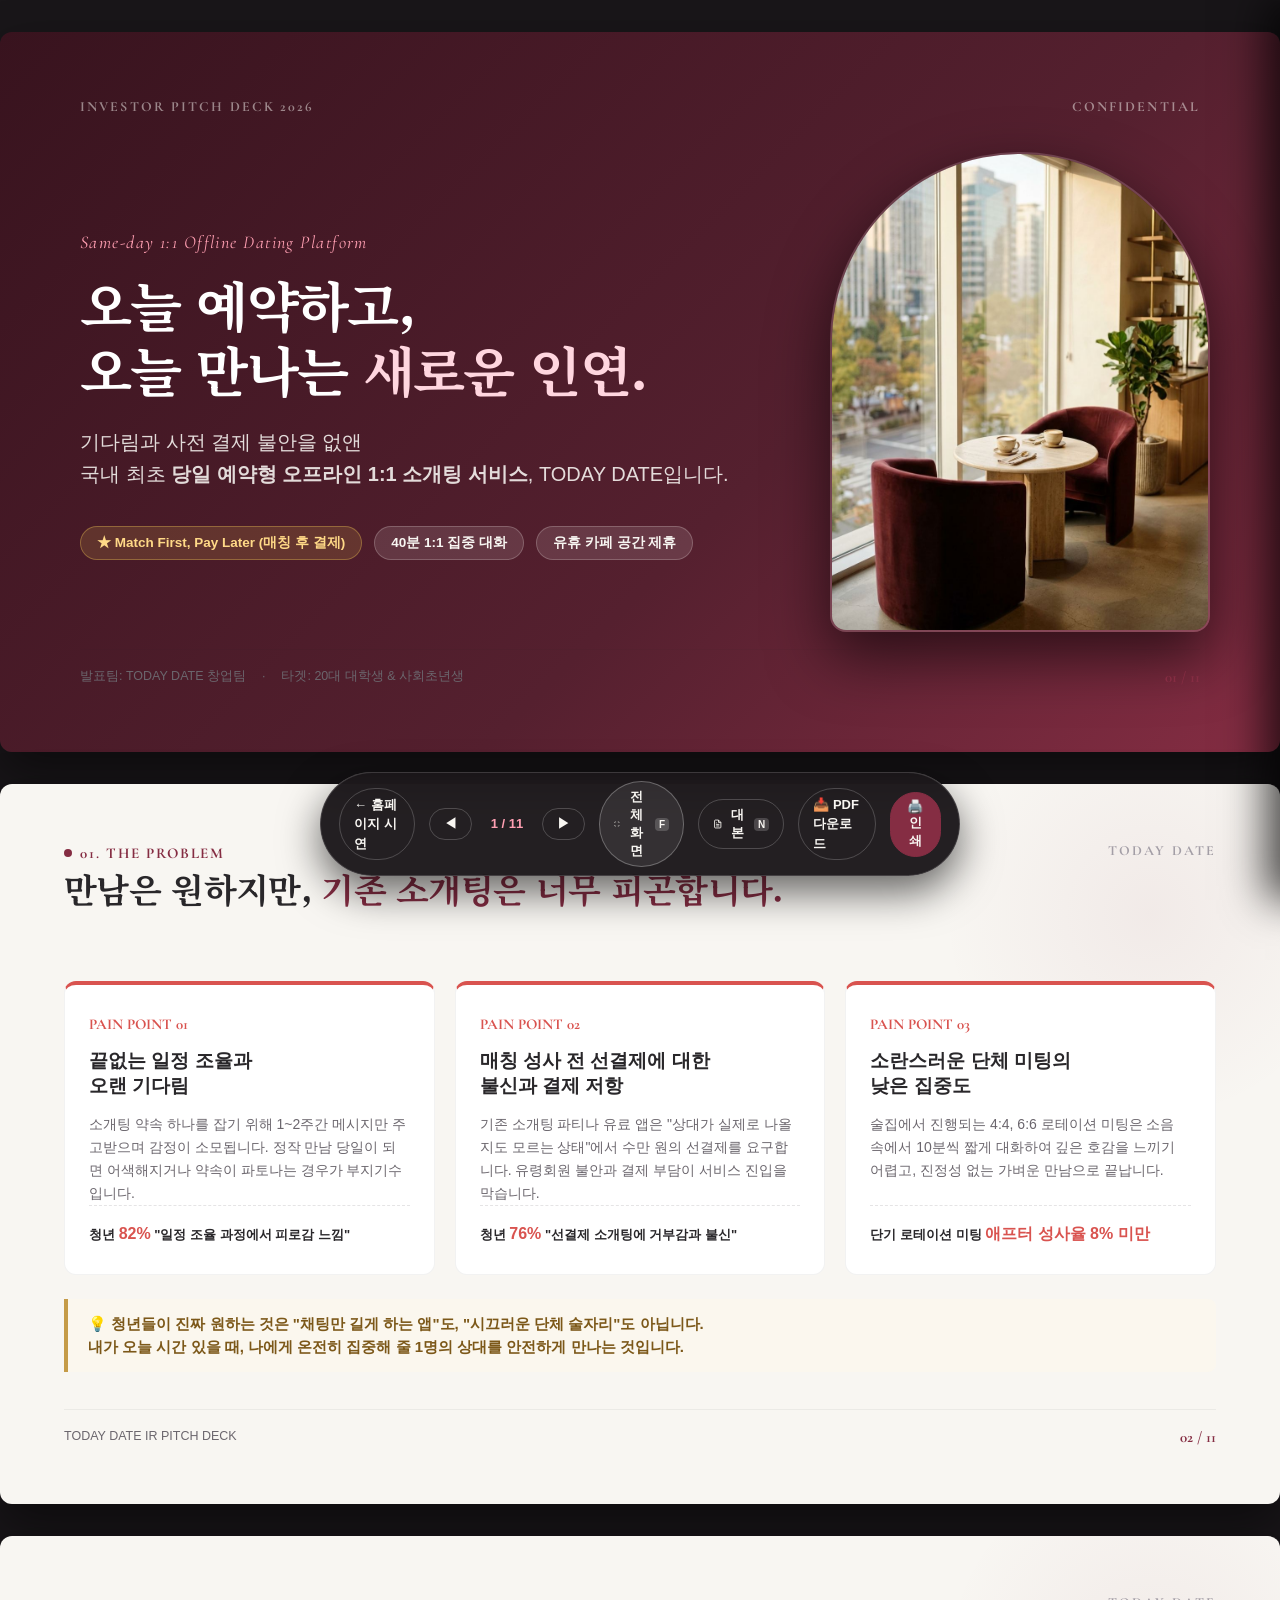
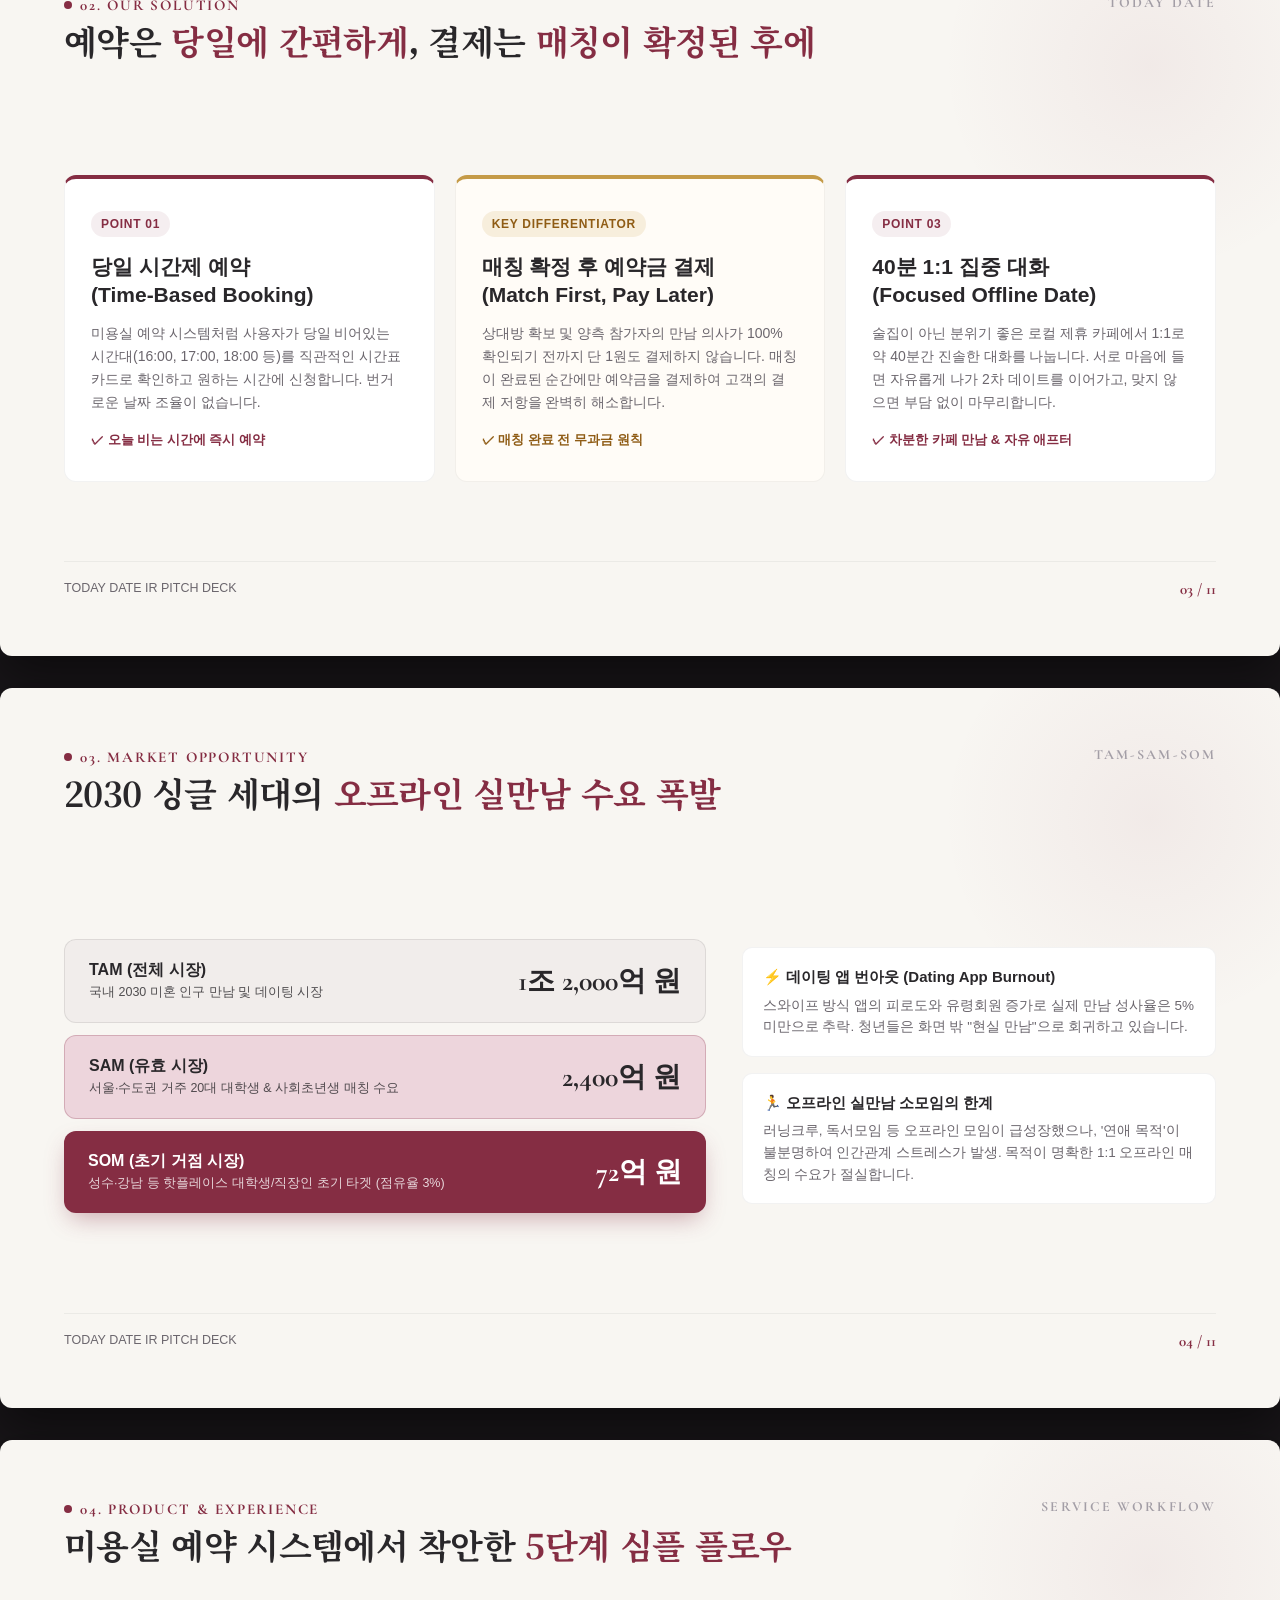
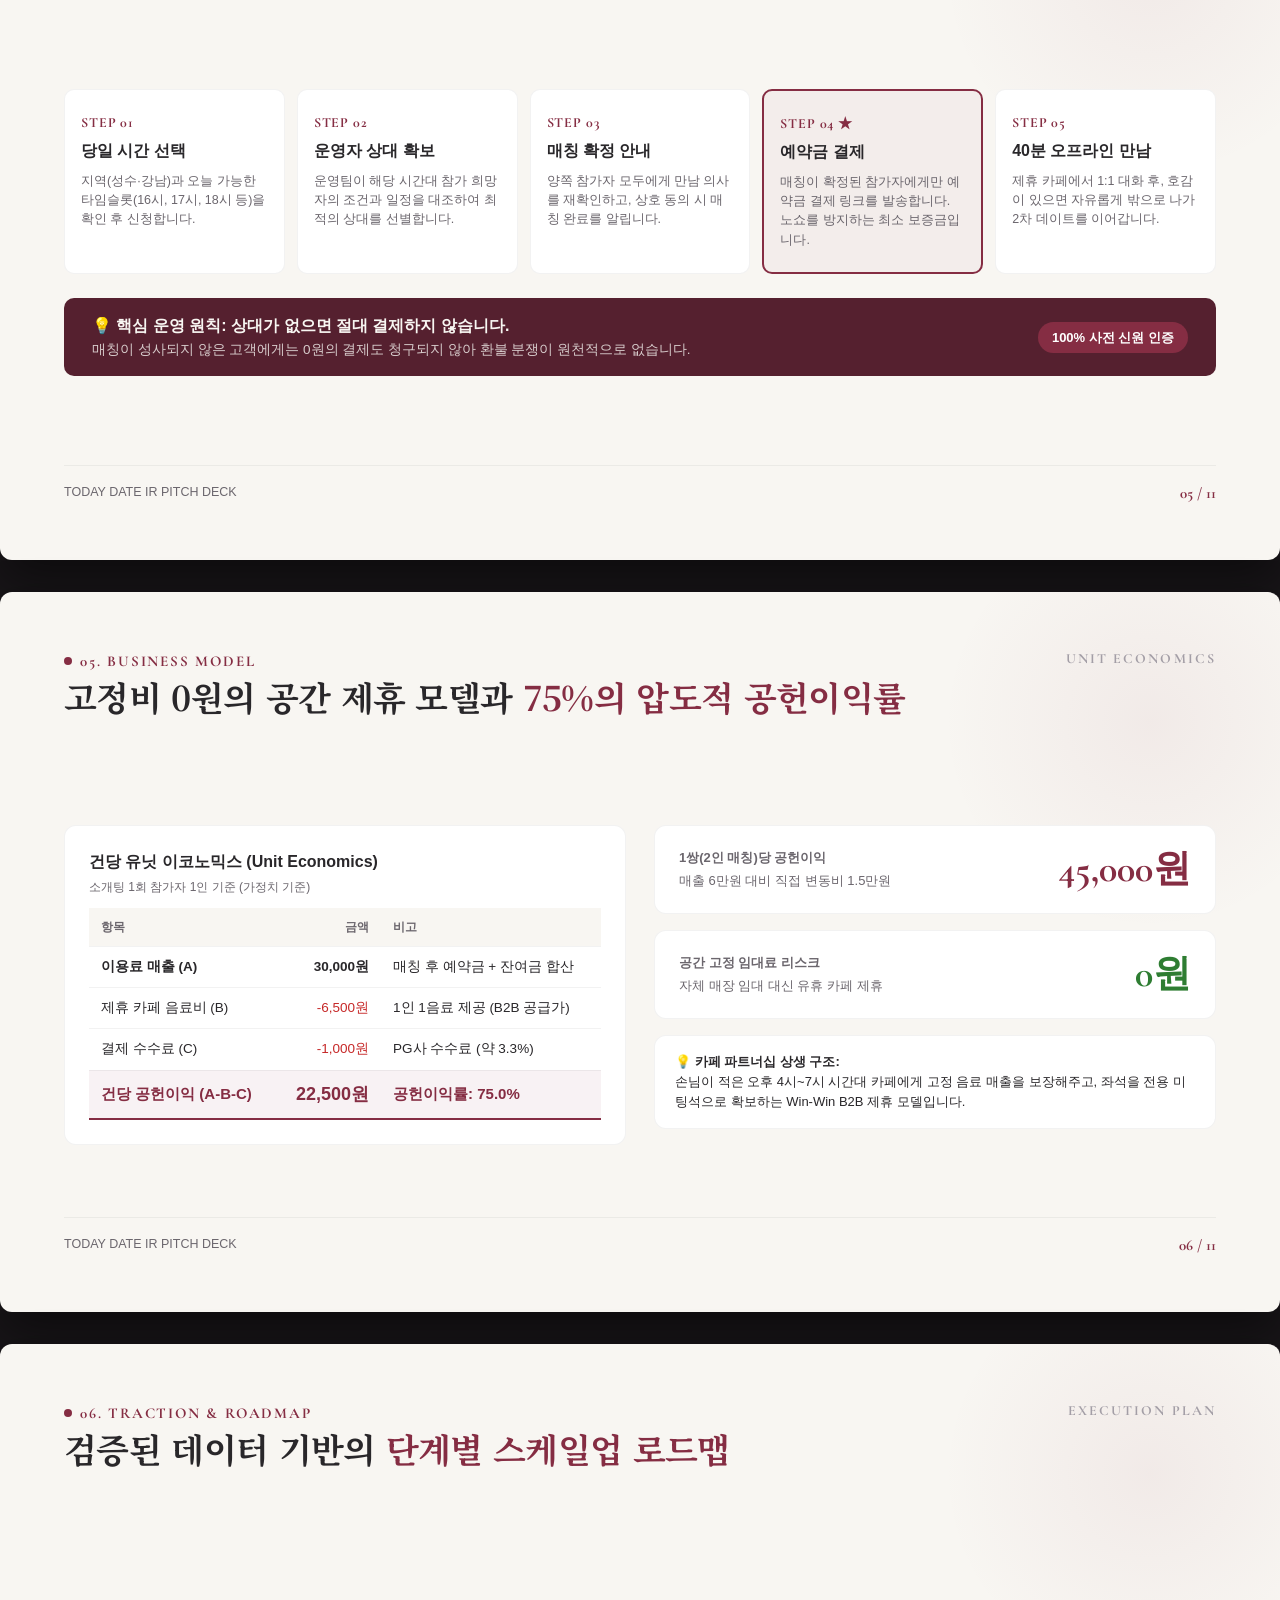
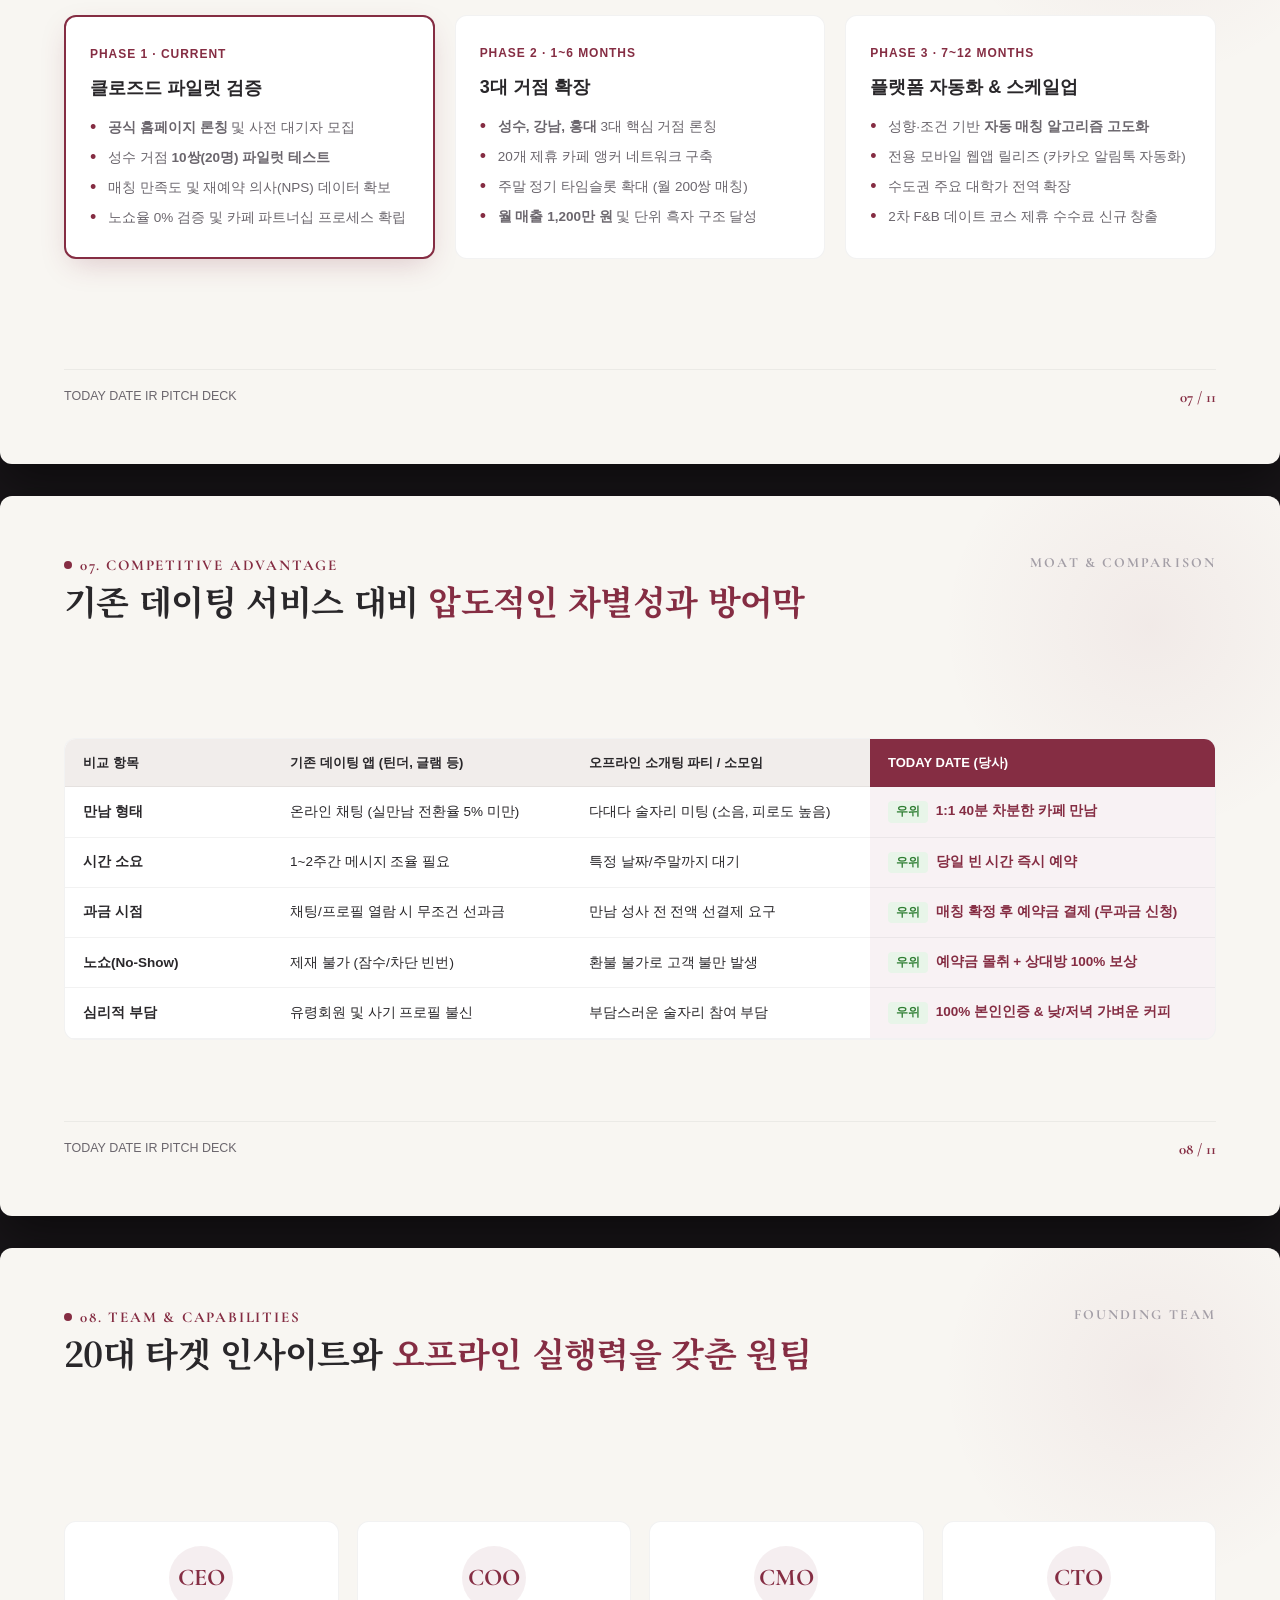
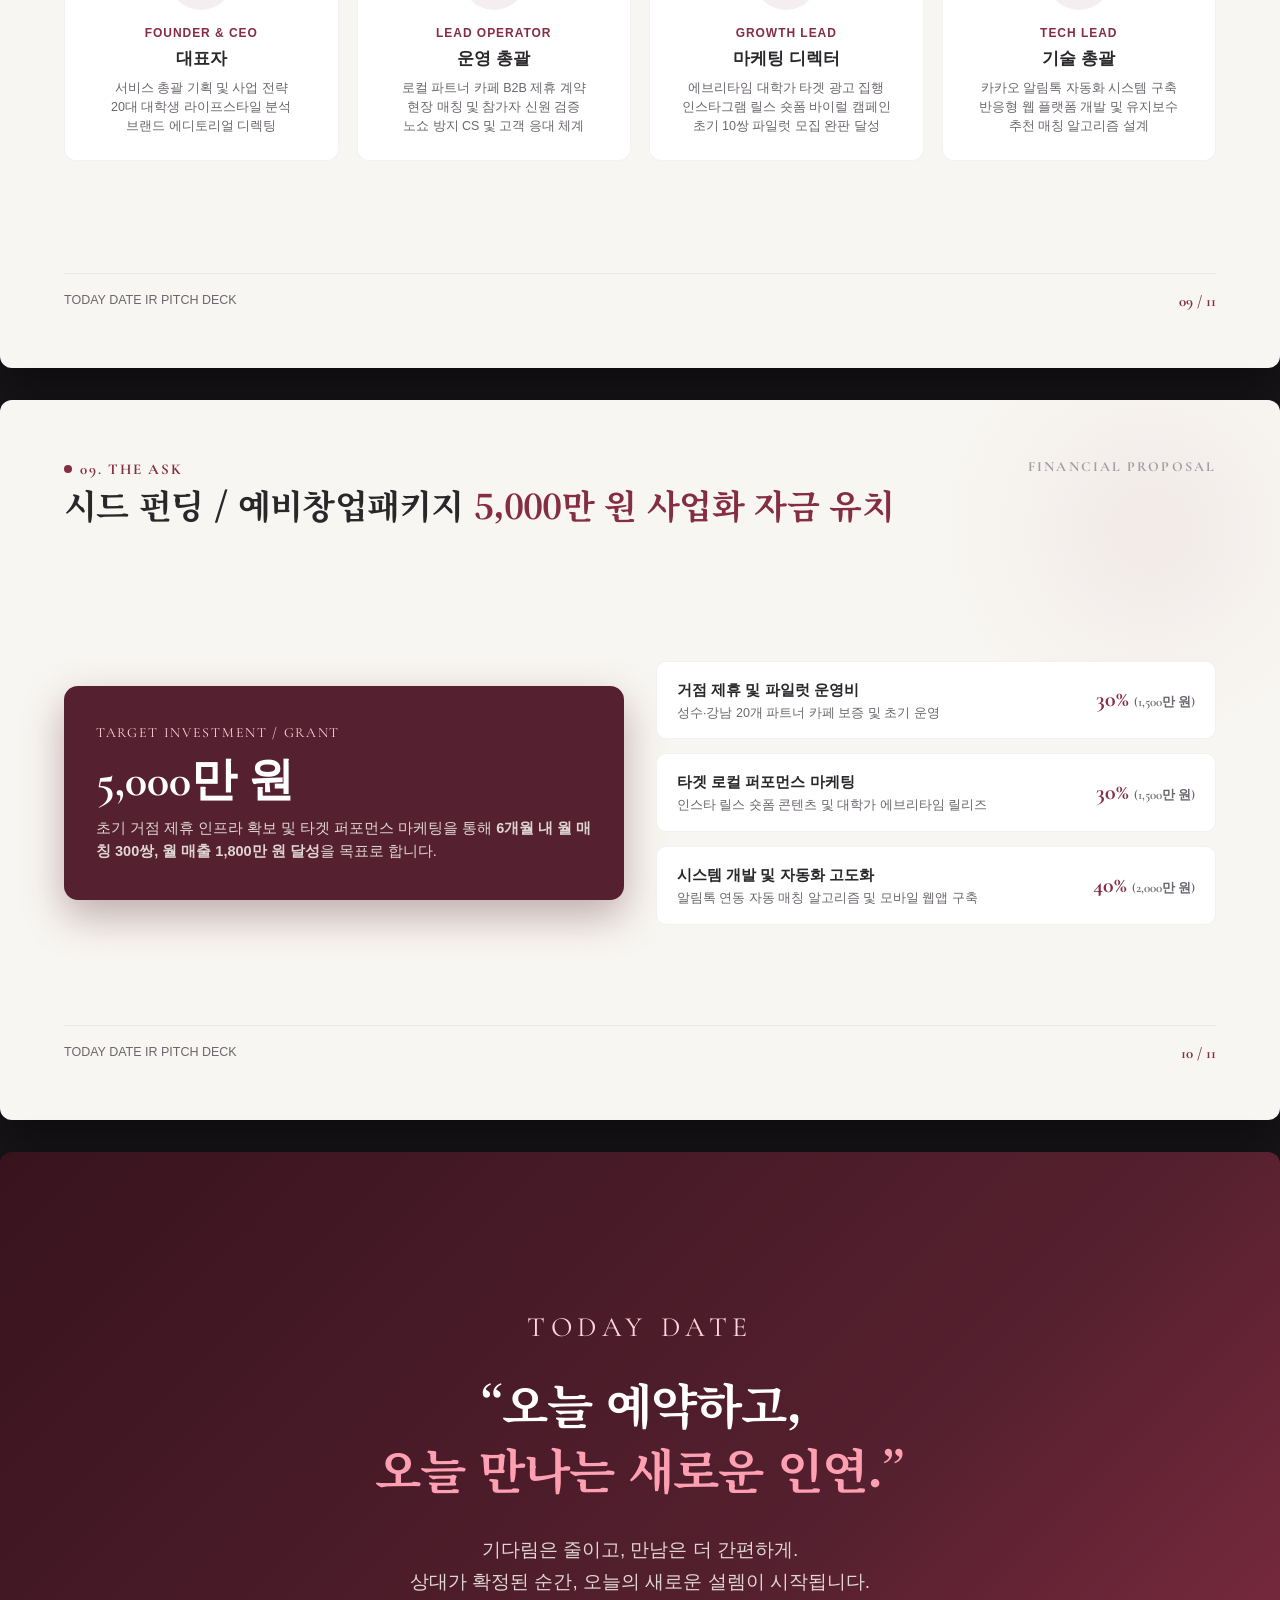
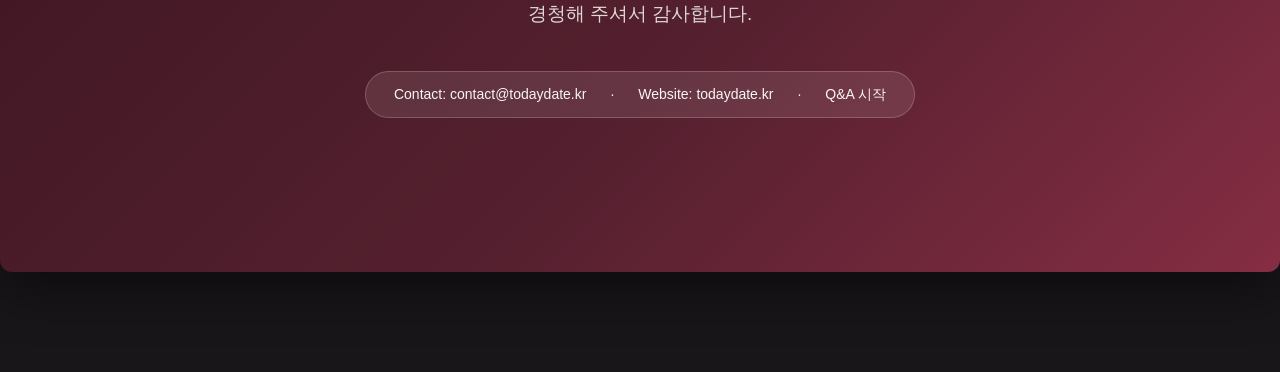
<file: ir-deck.html>
<!DOCTYPE html>
<html lang="ko">
<head>
  <meta charset="UTF-8">
  <meta name="viewport" content="width=device-width, initial-scale=1.0">
  <title>TODAY DATE — Official IR Pitch Deck</title>
  <link rel="preconnect" href="https://fonts.googleapis.com">
  <link rel="preconnect" href="https://fonts.gstatic.com" crossorigin>
  <link href="https://fonts.googleapis.com/css2?family=Cormorant+Garamond:ital,wght@0,500;0,600;0,700;1,500;1,600&family=Noto+Serif+KR:wght@500;600;700&family=Pretendard:wght@400;500;600;700;800&display=swap" rel="stylesheet">
  <style>
    :root {
      --burgundy: #852D43;
      --burgundy-deep: #55202F;
      --burgundy-darkest: #38131e;
      --burgundy-tint: rgba(133, 45, 67, 0.08);
      --ivory: #F8F6F2;
      --ivory-dark: #eee9e0;
      --white: #FFFFFF;
      --charcoal: #29272A;
      --gray: #6b666d;
      --gray-light: #a39ea6;
      --line: rgba(41, 39, 42, 0.12);
      --line-soft: rgba(41, 39, 42, 0.06);
      --gold: #c59b48;
      --gold-light: #fbf7ee;
      --font-sans: "Pretendard", -apple-system, BlinkMacSystemFont, "Apple SD Gothic Neo", sans-serif;
      --font-serif: "Noto Serif KR", serif;
      --font-latin: "Cormorant Garamond", Georgia, serif;
    }

    * {
      box-sizing: border-box;
      margin: 0;
      padding: 0;
    }

    body {
      font-family: var(--font-sans);
      background: #191619;
      color: var(--charcoal);
      -webkit-font-smoothing: antialiased;
      line-height: 1.5;
    }

    /* Presentation Slide Deck Container */
    .deck-container {
      width: 100%;
      display: flex;
      flex-direction: column;
      align-items: center;
      gap: 32px;
      padding: 32px 0 100px;
    }

    /* 16:9 Slide Canvas */
    .slide {
      width: 1280px;
      height: 720px;
      position: relative;
      background: var(--ivory);
      border-radius: 12px;
      box-shadow: 0 20px 50px rgba(0, 0, 0, 0.45);
      padding: 56px 64px;
      display: flex;
      flex-direction: column;
      justify-content: space-between;
      overflow: hidden;
    }

    /* Slide Header */
    .slide-header {
      display: flex;
      justify-content: space-between;
      align-items: flex-start;
      margin-bottom: 24px;
      position: relative;
      z-index: 2;
    }
    .slide-tag {
      font-family: var(--font-latin);
      font-size: 15px;
      font-weight: 700;
      letter-spacing: .12em;
      color: var(--burgundy);
      text-transform: uppercase;
      display: inline-flex;
      align-items: center;
      gap: 8px;
    }
    .slide-tag::before {
      content: "";
      width: 8px;
      height: 8px;
      border-radius: 50%;
      background: var(--burgundy);
    }
    .slide-title {
      font-family: var(--font-serif);
      font-size: 34px;
      font-weight: 700;
      color: var(--charcoal);
      line-height: 1.25;
      letter-spacing: -0.02em;
      margin-top: 4px;
    }
    .slide-title em {
      font-style: normal;
      color: var(--burgundy);
    }
    .slide-brand-mark {
      font-family: var(--font-latin);
      font-weight: 700;
      font-size: 14px;
      letter-spacing: .15em;
      color: var(--gray-light);
    }

    /* Slide Body */
    .slide-body {
      flex: 1;
      display: flex;
      flex-direction: column;
      justify-content: center;
      position: relative;
      z-index: 2;
    }

    /* Slide Footer */
    .slide-footer {
      display: flex;
      justify-content: space-between;
      align-items: center;
      border-top: 1px solid var(--line-soft);
      padding-top: 16px;
      font-size: 12.5px;
      color: var(--gray);
      position: relative;
      z-index: 2;
    }
    .slide-footer__left {
      display: flex;
      align-items: center;
      gap: 16px;
    }
    .slide-footer__num {
      font-family: var(--font-latin);
      font-size: 15px;
      font-weight: 700;
      color: var(--burgundy);
    }

    /* Background Highlights */
    .slide-bg-shape {
      position: absolute;
      right: -80px;
      top: -80px;
      width: 420px;
      height: 420px;
      border-radius: 50%;
      background: radial-gradient(circle, rgba(133, 45, 67, 0.06) 0%, rgba(133, 45, 67, 0) 70%);
      pointer-events: none;
      z-index: 1;
    }

    /* ---------------- SLIDE 01: COVER ---------------- */
    .slide--cover {
      background: linear-gradient(135deg, var(--burgundy-darkest) 0%, var(--burgundy-deep) 60%, var(--burgundy) 100%);
      color: var(--ivory);
      padding: 64px 80px;
    }
    .slide--cover .slide-brand-mark { color: rgba(248, 246, 242, 0.5); }
    .cover-content {
      max-width: 720px;
      margin-top: auto;
      margin-bottom: auto;
    }
    .cover-eyebrow {
      display: inline-block;
      font-family: var(--font-latin);
      font-size: 18px;
      font-style: italic;
      letter-spacing: .08em;
      color: #ff9fb2;
      margin-bottom: 16px;
    }
    .cover-title {
      font-family: var(--font-serif);
      font-size: 54px;
      font-weight: 700;
      line-height: 1.2;
      letter-spacing: -0.03em;
      color: var(--white);
      margin-bottom: 24px;
    }
    .cover-title span {
      color: #ffd6df;
    }
    .cover-lead {
      font-size: 20px;
      line-height: 1.6;
      color: rgba(248, 246, 242, 0.88);
      font-weight: 400;
      margin-bottom: 36px;
    }
    .cover-chips {
      display: flex;
      gap: 12px;
    }
    .cover-chip {
      display: inline-flex;
      align-items: center;
      gap: 8px;
      padding: 6px 16px;
      border-radius: 999px;
      background: rgba(248, 246, 242, 0.12);
      border: 1px solid rgba(248, 246, 242, 0.22);
      font-size: 13.5px;
      font-weight: 600;
      color: var(--ivory);
    }
    .cover-chip--gold {
      background: rgba(197, 155, 72, 0.2);
      border-color: rgba(197, 155, 72, 0.5);
      color: #ffd987;
    }
    .cover-visual {
      position: absolute;
      right: 70px;
      top: 50%;
      transform: translateY(-50%);
      width: 380px;
      height: 480px;
      border-radius: 190px 190px var(--radius, 16px) var(--radius, 16px);
      overflow: hidden;
      box-shadow: 0 24px 60px rgba(0, 0, 0, 0.6);
      border: 2px solid rgba(255, 255, 255, 0.15);
    }
    .cover-visual img {
      width: 100%;
      height: 100%;
      object-fit: cover;
    }

    /* ---------------- SLIDE 02: PROBLEM ---------------- */
    .problem-cards {
      display: grid;
      grid-template-columns: repeat(3, 1fr);
      gap: 20px;
      margin-top: 10px;
    }
    .p-card {
      background: var(--white);
      border: 1px solid var(--line-soft);
      border-radius: 12px;
      padding: 28px 24px;
      display: flex;
      flex-direction: column;
      position: relative;
      border-top: 4px solid #d9534f;
    }
    .p-card__num {
      font-family: var(--font-latin);
      font-size: 15px;
      font-weight: 700;
      color: #d9534f;
      margin-bottom: 12px;
    }
    .p-card__title {
      font-size: 19px;
      font-weight: 700;
      color: var(--charcoal);
      line-height: 1.35;
      margin-bottom: 14px;
    }
    .p-card__desc {
      font-size: 14px;
      line-height: 1.65;
      color: var(--gray);
    }
    .p-card__stat {
      margin-top: auto;
      padding-top: 16px;
      border-top: 1px dashed var(--line);
      font-size: 13px;
      font-weight: 700;
      color: var(--charcoal);
    }
    .p-card__stat strong {
      color: #d9534f;
      font-size: 16px;
    }

    .problem-quote {
      margin-top: 24px;
      background: #fbf7ee;
      border-left: 4px solid var(--gold);
      padding: 14px 20px;
      border-radius: 0 8px 8px 0;
      font-size: 15px;
      font-weight: 600;
      color: #7c5819;
    }

    /* ---------------- SLIDE 03: SOLUTION ---------------- */
    .solution-grid {
      display: grid;
      grid-template-columns: repeat(3, 1fr);
      gap: 20px;
      margin-top: 10px;
    }
    .sol-card {
      background: var(--white);
      border: 1px solid var(--line-soft);
      border-radius: 12px;
      padding: 32px 26px;
      border-top: 4px solid var(--burgundy);
      display: flex;
      flex-direction: column;
    }
    .sol-card__badge {
      font-size: 12px;
      font-weight: 700;
      letter-spacing: .06em;
      color: var(--burgundy);
      background: var(--burgundy-tint);
      padding: 4px 10px;
      border-radius: 999px;
      align-self: flex-start;
      margin-bottom: 16px;
    }
    .sol-card__title {
      font-size: 21px;
      font-weight: 700;
      color: var(--charcoal);
      line-height: 1.35;
      margin-bottom: 12px;
    }
    .sol-card__desc {
      font-size: 14px;
      line-height: 1.65;
      color: var(--gray);
    }
    .sol-card__rule {
      margin-top: auto;
      padding-top: 16px;
      font-size: 13px;
      font-weight: 700;
      color: var(--burgundy);
    }

    /* ---------------- SLIDE 04: MARKET ---------------- */
    .market-layout {
      display: grid;
      grid-template-columns: 1.15fr 0.85fr;
      gap: 36px;
      align-items: center;
    }
    .tam-stack {
      display: flex;
      flex-direction: column;
      gap: 12px;
    }
    .tam-box {
      border-radius: 12px;
      padding: 20px 24px;
      display: flex;
      justify-content: space-between;
      align-items: center;
      transition: transform .2s;
    }
    .tam-box--tam {
      background: #f1edeb;
      border: 1px solid rgba(41, 39, 42, 0.1);
    }
    .tam-box--sam {
      background: #edd5dc;
      border: 1px solid rgba(133, 45, 67, 0.25);
    }
    .tam-box--som {
      background: var(--burgundy);
      color: var(--white);
      box-shadow: 0 10px 24px -6px rgba(133, 45, 67, 0.4);
    }
    .tam-box__title {
      font-size: 16px;
      font-weight: 700;
      line-height: 1.3;
    }
    .tam-box__desc {
      font-size: 12.5px;
      opacity: 0.8;
      margin-top: 2px;
    }
    .tam-box__val {
      font-family: var(--font-latin);
      font-size: 28px;
      font-weight: 800;
      text-align: right;
      white-space: nowrap;
    }

    .market-points {
      display: flex;
      flex-direction: column;
      gap: 16px;
    }
    .m-point {
      background: var(--white);
      border: 1px solid var(--line-soft);
      border-radius: 10px;
      padding: 18px 20px;
    }
    .m-point__title {
      font-size: 15px;
      font-weight: 700;
      color: var(--charcoal);
      margin-bottom: 6px;
    }
    .m-point__desc {
      font-size: 13.5px;
      line-height: 1.6;
      color: var(--gray);
    }

    /* ---------------- SLIDE 05: PRODUCT ---------------- */
    .steps-flow {
      display: grid;
      grid-template-columns: repeat(5, 1fr);
      gap: 12px;
      margin-top: 10px;
    }
    .step-box {
      background: var(--white);
      border: 1px solid var(--line-soft);
      border-radius: 10px;
      padding: 22px 16px;
      position: relative;
      display: flex;
      flex-direction: column;
    }
    .step-box.is-highlight {
      border: 2px solid var(--burgundy);
      background: rgba(133, 45, 67, 0.04);
    }
    .step-box__num {
      font-family: var(--font-latin);
      font-size: 14px;
      font-weight: 800;
      color: var(--burgundy);
      letter-spacing: .06em;
      margin-bottom: 8px;
    }
    .step-box__title {
      font-size: 16px;
      font-weight: 700;
      color: var(--charcoal);
      margin-bottom: 10px;
      line-height: 1.3;
    }
    .step-box__desc {
      font-size: 12.5px;
      color: var(--gray);
      line-height: 1.55;
    }

    .product-callout {
      margin-top: 24px;
      display: flex;
      justify-content: space-between;
      align-items: center;
      background: var(--burgundy-deep);
      color: var(--ivory);
      padding: 16px 28px;
      border-radius: 10px;
    }
    .product-callout h4 {
      font-size: 16px;
      font-weight: 700;
    }
    .product-callout p {
      font-size: 13.5px;
      color: rgba(248, 246, 242, 0.8);
      margin-top: 2px;
    }
    .product-callout .badge {
      background: var(--burgundy);
      color: var(--white);
      padding: 6px 14px;
      border-radius: 999px;
      font-size: 13px;
      font-weight: 700;
    }

    /* ---------------- SLIDE 06: BUSINESS MODEL ---------------- */
    .bm-layout {
      display: grid;
      grid-template-columns: 1fr 1fr;
      gap: 28px;
      margin-top: 10px;
    }
    .unit-table-card {
      background: var(--white);
      border: 1px solid var(--line-soft);
      border-radius: 12px;
      padding: 24px;
    }
    .unit-table {
      width: 100%;
      border-collapse: collapse;
      font-size: 13.5px;
      margin-top: 12px;
    }
    .unit-table th, .unit-table td {
      padding: 10px 12px;
      text-align: left;
      border-bottom: 1px solid var(--line-soft);
    }
    .unit-table th {
      font-weight: 700;
      color: var(--gray);
      font-size: 12px;
      background: var(--ivory);
    }
    .unit-table tr.total-row {
      background: rgba(133, 45, 67, 0.06);
      font-weight: 800;
      color: var(--burgundy);
    }
    .unit-table tr.total-row td {
      font-size: 15px;
      border-bottom: 2px solid var(--burgundy);
    }

    .bm-highlights {
      display: flex;
      flex-direction: column;
      gap: 16px;
    }
    .bm-stat-card {
      background: var(--white);
      border: 1px solid var(--line-soft);
      border-radius: 12px;
      padding: 22px 24px;
      display: flex;
      justify-content: space-between;
      align-items: center;
    }
    .bm-stat-card__val {
      font-family: var(--font-latin);
      font-size: 38px;
      font-weight: 800;
      color: var(--burgundy);
      line-height: 1;
    }

    /* ---------------- SLIDE 07: TRACTION ---------------- */
    .traction-roadmap {
      display: grid;
      grid-template-columns: repeat(3, 1fr);
      gap: 20px;
      margin-top: 10px;
    }
    .t-phase {
      background: var(--white);
      border: 1px solid var(--line-soft);
      border-radius: 12px;
      padding: 28px 24px;
      display: flex;
      flex-direction: column;
    }
    .t-phase.is-now {
      border: 2px solid var(--burgundy);
      box-shadow: 0 10px 30px -8px rgba(133, 45, 67, 0.25);
    }
    .t-phase__tag {
      font-size: 12px;
      font-weight: 800;
      letter-spacing: .08em;
      color: var(--burgundy);
      text-transform: uppercase;
      margin-bottom: 12px;
    }
    .t-phase__title {
      font-size: 18px;
      font-weight: 700;
      color: var(--charcoal);
      margin-bottom: 16px;
    }
    .t-phase ul {
      list-style: none;
      display: flex;
      flex-direction: column;
      gap: 10px;
      font-size: 13.5px;
      color: var(--gray);
    }
    .t-phase li {
      position: relative;
      padding-left: 18px;
      line-height: 1.5;
    }
    .t-phase li::before {
      content: "•";
      position: absolute;
      left: 0;
      color: var(--burgundy);
      font-size: 18px;
      line-height: 1;
    }

    /* ---------------- SLIDE 08: COMPETITION ---------------- */
    .comp-table-wrap {
      background: var(--white);
      border: 1px solid var(--line-soft);
      border-radius: 12px;
      overflow: hidden;
      margin-top: 10px;
    }
    .comp-table {
      width: 100%;
      border-collapse: collapse;
      font-size: 13.5px;
    }
    .comp-table th, .comp-table td {
      padding: 14px 18px;
      text-align: left;
      border-bottom: 1px solid var(--line-soft);
    }
    .comp-table th {
      background: #f1edeb;
      font-weight: 700;
      color: var(--charcoal);
      font-size: 13px;
    }
    .comp-table th.col-td, .comp-table td.col-td {
      background: rgba(133, 45, 67, 0.06);
      font-weight: 700;
      color: var(--burgundy);
    }
    .comp-table th.col-td {
      background: var(--burgundy);
      color: var(--white);
    }
    .badge-win {
      display: inline-block;
      padding: 2px 8px;
      border-radius: 4px;
      background: #e8f5e9;
      color: #2e7d32;
      font-weight: 700;
      font-size: 11.5px;
      margin-right: 4px;
    }
    .badge-lose {
      display: inline-block;
      padding: 2px 8px;
      border-radius: 4px;
      background: #ffebee;
      color: #c62828;
      font-size: 11.5px;
      margin-right: 4px;
    }

    /* ---------------- SLIDE 09: TEAM ---------------- */
    .team-grid {
      display: grid;
      grid-template-columns: repeat(4, 1fr);
      gap: 18px;
      margin-top: 10px;
    }
    .team-card {
      background: var(--white);
      border: 1px solid var(--line-soft);
      border-radius: 12px;
      padding: 24px 20px;
      text-align: center;
    }
    .team-avatar {
      width: 64px;
      height: 64px;
      border-radius: 50%;
      background: var(--burgundy-tint);
      color: var(--burgundy);
      display: grid;
      place-items: center;
      margin: 0 auto 14px;
      font-size: 24px;
      font-weight: 700;
      font-family: var(--font-latin);
    }
    .team-role {
      font-size: 12px;
      font-weight: 700;
      letter-spacing: .08em;
      color: var(--burgundy);
      text-transform: uppercase;
      margin-bottom: 4px;
    }
    .team-name {
      font-size: 17px;
      font-weight: 700;
      color: var(--charcoal);
      margin-bottom: 8px;
    }
    .team-desc {
      font-size: 12.5px;
      color: var(--gray);
      line-height: 1.5;
    }

    /* ---------------- SLIDE 10: THE ASK ---------------- */
    .ask-layout {
      display: grid;
      grid-template-columns: 1fr 1fr;
      gap: 32px;
      align-items: center;
      margin-top: 10px;
    }
    .ask-target-card {
      background: var(--burgundy-deep);
      color: var(--ivory);
      border-radius: 14px;
      padding: 36px 32px;
      box-shadow: 0 16px 40px rgba(85, 32, 47, 0.35);
    }
    .ask-target-card__badge {
      font-family: var(--font-latin);
      font-size: 14px;
      letter-spacing: .12em;
      color: #ffd6df;
      text-transform: uppercase;
      margin-bottom: 12px;
    }
    .ask-target-card__val {
      font-family: var(--font-latin);
      font-size: 46px;
      font-weight: 800;
      color: var(--white);
      line-height: 1.1;
      margin-bottom: 12px;
    }
    .ask-target-card__desc {
      font-size: 14.5px;
      line-height: 1.6;
      color: rgba(248, 246, 242, 0.85);
    }

    .ask-breakdown {
      display: flex;
      flex-direction: column;
      gap: 14px;
    }
    .ask-item {
      background: var(--white);
      border: 1px solid var(--line-soft);
      border-radius: 10px;
      padding: 16px 20px;
      display: flex;
      justify-content: space-between;
      align-items: center;
    }
    .ask-item__pct {
      font-family: var(--font-latin);
      font-size: 22px;
      font-weight: 800;
      color: var(--burgundy);
    }

    /* ---------------- SLIDE 11: CLOSING PUNCHLINE ---------------- */
    .slide--closing {
      background: linear-gradient(135deg, var(--burgundy-darkest) 0%, var(--burgundy-deep) 60%, var(--burgundy) 100%);
      color: var(--ivory);
      text-align: center;
      justify-content: center;
      align-items: center;
      padding: 80px 100px;
    }
    .closing-mark {
      font-family: var(--font-latin);
      font-size: 28px;
      letter-spacing: .2em;
      color: #ffd6df;
      margin-bottom: 24px;
    }
    .closing-quote {
      font-family: var(--font-serif);
      font-size: 48px;
      font-weight: 700;
      line-height: 1.35;
      color: var(--white);
      letter-spacing: -0.02em;
      margin-bottom: 32px;
    }
    .closing-quote span {
      color: #ff9fb2;
      display: block;
    }
    .closing-lead {
      font-size: 19px;
      line-height: 1.7;
      color: rgba(248, 246, 242, 0.85);
      max-width: 680px;
      margin: 0 auto 40px;
    }
    .closing-contact {
      display: inline-flex;
      align-items: center;
      gap: 24px;
      padding: 12px 28px;
      border-radius: 999px;
      background: rgba(248, 246, 242, 0.1);
      border: 1px solid rgba(248, 246, 242, 0.2);
      font-size: 14px;
      color: var(--ivory);
    }

    /* Floating Navigation Controls */
    .deck-nav-bar {
      position: fixed;
      bottom: 24px;
      left: 50%;
      transform: translateX(-50%);
      background: rgba(24, 20, 23, 0.95);
      backdrop-filter: blur(16px);
      border: 1px solid rgba(255, 255, 255, 0.15);
      border-radius: 999px;
      padding: 8px 18px;
      display: flex;
      align-items: center;
      gap: 14px;
      box-shadow: 0 16px 40px rgba(0, 0, 0, 0.6);
      z-index: 1000;
      color: var(--ivory);
    }
    .nav-btn {
      background: transparent;
      border: 1px solid rgba(255, 255, 255, 0.2);
      color: var(--ivory);
      font-size: 13px;
      font-weight: 700;
      padding: 6px 14px;
      border-radius: 999px;
      cursor: pointer;
      transition: all .2s;
      text-decoration: none;
      display: inline-flex;
      align-items: center;
      gap: 6px;
    }
    .nav-btn:hover {
      background: var(--burgundy);
      border-color: var(--burgundy);
    }
    .nav-btn--primary {
      background: var(--burgundy);
      border-color: var(--burgundy);
    }
    .nav-btn--fs {
      background: rgba(255, 255, 255, 0.08);
      border-color: rgba(255, 255, 255, 0.28);
    }
    .nav-btn--fs:hover {
      background: var(--burgundy);
      border-color: var(--burgundy);
    }

    /* Presentation / Fullscreen Mode Styles */
    body.is-fullscreen {
      overflow: hidden !important;
      background: #0f0d10 !important;
      width: 100vw;
      height: 100vh;
      margin: 0;
      padding: 0;
    }

    body.is-fullscreen .deck-container {
      width: 100vw;
      height: 100vh;
      padding: 0;
      margin: 0;
      overflow: hidden;
      position: relative;
      display: flex;
      align-items: center;
      justify-content: center;
    }

    body.is-fullscreen .slide {
      position: absolute;
      top: 50%;
      left: 50%;
      width: 1280px;
      height: 720px;
      margin: 0;
      transform: translate(-50%, -50%) scale(var(--deck-scale, 1));
      transform-origin: center center;
      border-radius: 8px;
      box-shadow: 0 25px 80px rgba(0, 0, 0, 0.75);
      opacity: 0;
      visibility: hidden;
      pointer-events: none;
      transition: opacity 0.22s ease-out, visibility 0.22s;
      z-index: 1;
      cursor: default;
    }

    body.is-fullscreen .slide.is-active-slide {
      opacity: 1;
      visibility: visible;
      pointer-events: auto;
      z-index: 10;
    }

    /* Floating Navigation Controls in Fullscreen */
    body.is-fullscreen .deck-nav-bar {
      bottom: 16px;
      opacity: 0.88;
      background: rgba(18, 14, 17, 0.92);
      border-color: rgba(255, 255, 255, 0.2);
      transition: opacity 0.25s, transform 0.25s;
    }
    body.is-fullscreen .deck-nav-bar:hover {
      opacity: 1;
      transform: translateX(-50%) scale(1.02);
    }

    /* Toast notification for Fullscreen mode guidance */
    .deck-toast {
      position: fixed;
      top: 24px;
      left: 50%;
      transform: translateX(-50%) translateY(-20px);
      background: rgba(24, 20, 23, 0.95);
      backdrop-filter: blur(16px);
      border: 1px solid rgba(255, 255, 255, 0.2);
      color: var(--ivory);
      padding: 9px 20px;
      border-radius: 999px;
      font-size: 13.5px;
      font-weight: 600;
      display: flex;
      align-items: center;
      gap: 10px;
      opacity: 0;
      visibility: hidden;
      transition: opacity 0.3s ease, transform 0.3s ease, visibility 0.3s;
      z-index: 3000;
      box-shadow: 0 12px 36px rgba(0, 0, 0, 0.6);
      pointer-events: none;
    }
    .deck-toast.is-visible {
      opacity: 1;
      visibility: visible;
      transform: translateX(-50%) translateY(0);
    }

    /* Slide Presenter Notes Drawer (큐카드 / 대본 패널) */
    .deck-notes-drawer {
      position: fixed;
      top: 0;
      right: 0;
      width: 440px;
      max-width: 92vw;
      height: 100vh;
      background: rgba(22, 18, 21, 0.96);
      backdrop-filter: blur(20px);
      border-left: 1px solid rgba(255, 255, 255, 0.16);
      box-shadow: -15px 0 40px rgba(0, 0, 0, 0.7);
      z-index: 2500;
      display: flex;
      flex-direction: column;
      transform: translateX(100%);
      transition: transform 0.28s cubic-bezier(0.16, 1, 0.3, 1);
      color: var(--ivory);
    }
    .deck-notes-drawer.is-open {
      transform: translateX(0);
    }
    .notes-head {
      display: flex;
      justify-content: space-between;
      align-items: center;
      padding: 18px 24px;
      border-bottom: 1px solid rgba(255, 255, 255, 0.12);
      background: rgba(133, 45, 67, 0.18);
    }
    .notes-badge {
      font-size: 11px;
      font-weight: 800;
      letter-spacing: .12em;
      color: #ff9fb2;
      background: rgba(133, 45, 67, 0.4);
      padding: 4px 10px;
      border-radius: 999px;
      border: 1px solid rgba(255, 159, 178, 0.3);
    }
    .notes-close-btn {
      background: transparent;
      border: none;
      color: var(--gray-light);
      font-size: 22px;
      line-height: 1;
      cursor: pointer;
      padding: 4px 8px;
      border-radius: 6px;
      transition: all .2s;
    }
    .notes-close-btn:hover {
      color: var(--white);
      background: rgba(255, 255, 255, 0.1);
    }
    .notes-body {
      flex: 1;
      overflow-y: auto;
      padding: 24px;
      display: flex;
      flex-direction: column;
      gap: 18px;
    }
    .notes-slide-title {
      font-family: var(--font-serif);
      font-size: 20px;
      font-weight: 700;
      color: var(--white);
      line-height: 1.35;
    }
    .notes-meta {
      display: flex;
      gap: 12px;
      font-size: 12px;
      color: var(--gray-light);
    }
    .notes-section {
      background: rgba(255, 255, 255, 0.05);
      border: 1px solid rgba(255, 255, 255, 0.08);
      border-radius: 10px;
      padding: 16px;
    }
    .notes-section-title {
      font-size: 12px;
      font-weight: 700;
      letter-spacing: .08em;
      color: #ff9fb2;
      margin-bottom: 8px;
      display: flex;
      align-items: center;
      gap: 6px;
    }
    .notes-script-text {
      font-size: 14.5px;
      line-height: 1.7;
      color: #f1edeb;
      word-break: keep-all;
    }
    .notes-tip-text {
      font-size: 13px;
      line-height: 1.6;
      color: #c9c4c7;
      word-break: keep-all;
    }
    .notes-foot {
      padding: 14px 24px;
      border-top: 1px solid rgba(255, 255, 255, 0.1);
      display: flex;
      justify-content: space-between;
      align-items: center;
      font-size: 12px;
      color: var(--gray-light);
    }

    /* Print / PDF generation styles */
    @media print {
      body {
        background: transparent !important;
        margin: 0 !important;
        padding: 0 !important;
      }
      .deck-nav-bar,
      .deck-toast,
      .deck-notes-drawer {
        display: none !important;
      }
      .deck-container {
        padding: 0 !important;
        gap: 0 !important;
      }
      .slide {
        position: relative !important;
        opacity: 1 !important;
        visibility: visible !important;
        transform: none !important;
        width: 100vw !important;
        height: 100vh !important;
        max-width: none !important;
        border-radius: 0 !important;
        box-shadow: none !important;
        page-break-after: always !important;
        page-break-inside: avoid !important;
        break-after: page !important;
        -webkit-print-color-adjust: exact !important;
        print-color-adjust: exact !important;
      }
      @page {
        size: 16in 9in;
        margin: 0;
      }
    }
  </style>
</head>
<body>

  <!-- Floating Navigation & Print Controls -->
  <div class="deck-nav-bar" id="deckNavBar">
    <a href="index.html" class="nav-btn" title="TODAY DATE 메인 홈페이지로 복귀">← 홈페이지 시연</a>
    <div style="display: flex; align-items: center; gap: 6px;">
      <button type="button" class="nav-btn" id="deckPrevBtn" title="이전 슬라이드 (← 키)">◀</button>
      <span id="deckSlideIndicator" style="font-size: 13px; font-weight: 700; color: #ff9fb2; min-width: 58px; text-align: center;">1 / 11</span>
      <button type="button" class="nav-btn" id="deckNextBtn" title="다음 슬라이드 (→ 또는 Space 키)">▶</button>
    </div>

    <!-- 전체화면 토글 버튼 -->
    <button type="button" class="nav-btn nav-btn--fs" id="deckFullscreenBtn" title="전체화면 발표 모드 토글 (단축키: F)">
      <svg class="fs-icon-enter" viewBox="0 0 24 24" width="14" height="14" fill="none" stroke="currentColor" stroke-width="2.2"><path d="M8 3H5a2 2 0 0 0-2 2v3m18 0V5a2 2 0 0 0-2-2h-3m0 18h3a2 2 0 0 0 2-2v-3M3 16v3a2 2 0 0 0 2 2h3"/></svg>
      <svg class="fs-icon-exit" viewBox="0 0 24 24" width="14" height="14" fill="none" stroke="currentColor" stroke-width="2.2" style="display:none;"><path d="M4 14h6m0 0v6m0-6L3 21m17-7h-6m0 0v6m0-6l7 7M4 10h6m0 0V4m0 6L3 3m17 7h-6m0 0V4m0 6l7-7"/></svg>
      <span id="deckFsLabel">전체화면</span>
      <kbd style="font-family: inherit; font-size: 10px; padding: 1px 4px; border-radius: 4px; background: rgba(255,255,255,0.18); margin-left: 2px;">F</kbd>
    </button>

    <!-- 발표 대본 큐카드 토글 버튼 -->
    <button type="button" class="nav-btn" id="deckNotesBtn" title="슬라이드별 발표 대본 큐카드 토글 (단축키: N)">
      <svg viewBox="0 0 24 24" width="14" height="14" fill="none" stroke="currentColor" stroke-width="2.2"><path d="M14 2H6a2 2 0 0 0-2 2v16a2 2 0 0 0 2 2h12a2 2 0 0 0 2-2V8z"/><path d="M14 2v6h6"/><path d="M16 13H8"/><path d="M16 17H8"/><path d="M10 9H8"/></svg>
      <span>대본</span>
      <kbd style="font-family: inherit; font-size: 10px; padding: 1px 4px; border-radius: 4px; background: rgba(255,255,255,0.18); margin-left: 2px;">N</kbd>
    </button>

    <a href="TODAY_DATE_IR_DECK.pdf" download class="nav-btn" title="공식 PDF 파일 바로 다운로드">📥 PDF 다운로드</a>
    <button type="button" class="nav-btn nav-btn--primary" onclick="window.print()" title="슬라이드 인쇄 / 브라우저 PDF 저장 (단축키: P)">🖨️ 인쇄</button>
  </div>

  <!-- Toast Helper for presentation mode -->
  <div class="deck-toast" id="deckToast" role="status" aria-live="polite"></div>

  <!-- Slide Presenter Notes Drawer (큐카드 / 대본 패널) -->
  <aside class="deck-notes-drawer" id="deckNotesDrawer" aria-label="발표 대본 큐카드" aria-hidden="true">
    <div class="notes-head">
      <div style="display: flex; align-items: center; gap: 8px;">
        <span class="notes-badge">PRESENTER CUE CARD</span>
        <span id="notesSlideTag" style="font-size: 12px; font-weight: 700; color: var(--gold);">SLIDE 01</span>
      </div>
      <button type="button" class="notes-close-btn" id="notesCloseBtn" title="대본 닫기 (ESC / N)">&times;</button>
    </div>
    <div class="notes-body">
      <div>
        <h3 class="notes-slide-title" id="notesTitle">표지 및 서비스 오프닝</h3>
        <div class="notes-meta">
          <span>⏱️ 권장 소요: <strong id="notesTime" style="color: var(--white);">20초</strong></span>
          <span>·</span>
          <span>말하기 템포: 보통</span>
        </div>
      </div>

      <div class="notes-section">
        <div class="notes-section-title">
          <span>🎙️</span> 실전 스피치 멘트
        </div>
        <p class="notes-script-text" id="notesScript">
          대본 로딩 중...
        </p>
      </div>

      <div class="notes-section">
        <div class="notes-section-title">
          <span>💡</span> 발표 포인트 &amp; 전달 팁
        </div>
        <p class="notes-tip-text" id="notesTip">
          팁 로딩 중...
        </p>
      </div>

      <div class="notes-section" id="notesQASection">
        <div class="notes-section-title">
          <span>🛡️</span> 심사위원 예상 질문 대응
        </div>
        <p class="notes-tip-text" id="notesQA">
          Q&A 로딩 중...
        </p>
      </div>
    </div>
    <div class="notes-foot">
      <span>단축키: <kbd style="background: rgba(255,255,255,0.15); padding: 1px 5px; border-radius: 4px;">N</kbd> 토글</span>
      <span>슬라이드 넘기면 대본 자동 동기화</span>
    </div>
  </aside>

  <main class="deck-container">

    <!-- ==================== SLIDE 01: COVER ==================== -->
    <section class="slide slide--cover" id="slide1">
      <div class="slide-header">
        <span class="slide-brand-mark">INVESTOR PITCH DECK 2026</span>
        <span class="slide-brand-mark">CONFIDENTIAL</span>
      </div>

      <div class="cover-content">
        <span class="cover-eyebrow">Same-day 1:1 Offline Dating Platform</span>
        <h1 class="cover-title">
          오늘 예약하고,<br>
          오늘 만나는 <span>새로운 인연.</span>
        </h1>
        <p class="cover-lead">
          기다림과 사전 결제 불안을 없앤<br>
          국내 최초 <strong>당일 예약형 오프라인 1:1 소개팅 서비스</strong>, TODAY DATE입니다.
        </p>
        <div class="cover-chips">
          <span class="cover-chip cover-chip--gold">★ Match First, Pay Later (매칭 후 결제)</span>
          <span class="cover-chip">40분 1:1 집중 대화</span>
          <span class="cover-chip">유휴 카페 공간 제휴</span>
        </div>
      </div>

      <div class="cover-visual">
        <img src="assets/hero.jpg" alt="TODAY DATE 라운지 카페 무드">
      </div>

      <div class="slide-footer">
        <div class="slide-footer__left">
          <span>발표팀: TODAY DATE 창업팀</span>
          <span>·</span>
          <span>타겟: 20대 대학생 & 사회초년생</span>
        </div>
        <span class="slide-footer__num">01 / 11</span>
      </div>
    </section>

    <!-- ==================== SLIDE 02: PROBLEM ==================== -->
    <section class="slide" id="slide2">
      <div class="slide-bg-shape"></div>
      <div class="slide-header">
        <div>
          <span class="slide-tag">01. THE PROBLEM</span>
          <h2 class="slide-title">만남은 원하지만, <em>기존 소개팅은 너무 피곤합니다.</em></h2>
        </div>
        <span class="slide-brand-mark">TODAY DATE</span>
      </div>

      <div class="slide-body">
        <div class="problem-cards">
          <div class="p-card">
            <span class="p-card__num">PAIN POINT 01</span>
            <h3 class="p-card__title">끝없는 일정 조율과<br>오랜 기다림</h3>
            <p class="p-card__desc">
              소개팅 약속 하나를 잡기 위해 1~2주간 메시지만 주고받으며 감정이 소모됩니다. 정작 만남 당일이 되면 어색해지거나 약속이 파토나는 경우가 부지기수입니다.
            </p>
            <div class="p-card__stat">
              청년 <strong>82%</strong> "일정 조율 과정에서 피로감 느낌"
            </div>
          </div>

          <div class="p-card">
            <span class="p-card__num">PAIN POINT 02</span>
            <h3 class="p-card__title">매칭 성사 전 선결제에 대한<br>불신과 결제 저항</h3>
            <p class="p-card__desc">
              기존 소개팅 파티나 유료 앱은 "상대가 실제로 나올지도 모르는 상태"에서 수만 원의 선결제를 요구합니다. 유령회원 불안과 결제 부담이 서비스 진입을 막습니다.
            </p>
            <div class="p-card__stat">
              청년 <strong>76%</strong> "선결제 소개팅에 거부감과 불신"
            </div>
          </div>

          <div class="p-card">
            <span class="p-card__num">PAIN POINT 03</span>
            <h3 class="p-card__title">소란스러운 단체 미팅의<br>낮은 집중도</h3>
            <p class="p-card__desc">
              술집에서 진행되는 4:4, 6:6 로테이션 미팅은 소음 속에서 10분씩 짧게 대화하여 깊은 호감을 느끼기 어렵고, 진정성 없는 가벼운 만남으로 끝납니다.
            </p>
            <div class="p-card__stat">
              단기 로테이션 미팅 <strong>애프터 성사율 8% 미만</strong>
            </div>
          </div>
        </div>

        <div class="problem-quote">
          💡 청년들이 진짜 원하는 것은 "채팅만 길게 하는 앱"도, "시끄러운 단체 술자리"도 아닙니다.<br>
          <strong>내가 오늘 시간 있을 때, 나에게 온전히 집중해 줄 1명의 상대를 안전하게 만나는 것</strong>입니다.
        </div>
      </div>

      <div class="slide-footer">
        <span>TODAY DATE IR PITCH DECK</span>
        <span class="slide-footer__num">02 / 11</span>
      </div>
    </section>

    <!-- ==================== SLIDE 03: SOLUTION ==================== -->
    <section class="slide" id="slide3">
      <div class="slide-bg-shape"></div>
      <div class="slide-header">
        <div>
          <span class="slide-tag">02. OUR SOLUTION</span>
          <h2 class="slide-title">예약은 <em>당일에 간편하게</em>, 결제는 <em>매칭이 확정된 후에</em></h2>
        </div>
        <span class="slide-brand-mark">TODAY DATE</span>
      </div>

      <div class="slide-body">
        <div class="solution-grid">
          <div class="sol-card">
            <span class="sol-card__badge">POINT 01</span>
            <h3 class="sol-card__title">당일 시간제 예약<br>(Time-Based Booking)</h3>
            <p class="sol-card__desc">
              미용실 예약 시스템처럼 사용자가 당일 비어있는 시간대(16:00, 17:00, 18:00 등)를 직관적인 시간표 카드로 확인하고 원하는 시간에 신청합니다. 번거로운 날짜 조율이 없습니다.
            </p>
            <div class="sol-card__rule">
              ✓ 오늘 비는 시간에 즉시 예약
            </div>
          </div>

          <div class="sol-card" style="border-top-color: #c59b48; background: #fffcf7;">
            <span class="sol-card__badge" style="color: #8f5c15; background: rgba(197, 155, 72, 0.15);">KEY DIFFERENTIATOR</span>
            <h3 class="sol-card__title">매칭 확정 후 예약금 결제<br>(Match First, Pay Later)</h3>
            <p class="sol-card__desc">
              상대방 확보 및 양측 참가자의 만남 의사가 100% 확인되기 전까지 단 1원도 결제하지 않습니다. 매칭이 완료된 순간에만 예약금을 결제하여 고객의 결제 저항을 완벽히 해소합니다.
            </p>
            <div class="sol-card__rule" style="color: #8f5c15;">
              ✓ 매칭 완료 전 무과금 원칙
            </div>
          </div>

          <div class="sol-card">
            <span class="sol-card__badge">POINT 03</span>
            <h3 class="sol-card__title">40분 1:1 집중 대화<br>(Focused Offline Date)</h3>
            <p class="sol-card__desc">
              술집이 아닌 분위기 좋은 로컬 제휴 카페에서 1:1로 약 40분간 진솔한 대화를 나눕니다. 서로 마음에 들면 자유롭게 나가 2차 데이트를 이어가고, 맞지 않으면 부담 없이 마무리합니다.
            </p>
            <div class="sol-card__rule">
              ✓ 차분한 카페 만남 & 자유 애프터
            </div>
          </div>
        </div>
      </div>

      <div class="slide-footer">
        <span>TODAY DATE IR PITCH DECK</span>
        <span class="slide-footer__num">03 / 11</span>
      </div>
    </section>

    <!-- ==================== SLIDE 04: MARKET ==================== -->
    <section class="slide" id="slide4">
      <div class="slide-bg-shape"></div>
      <div class="slide-header">
        <div>
          <span class="slide-tag">03. MARKET OPPORTUNITY</span>
          <h2 class="slide-title">2030 싱글 세대의 <em>오프라인 실만남 수요 폭발</em></h2>
        </div>
        <span class="slide-brand-mark">TAM-SAM-SOM</span>
      </div>

      <div class="slide-body">
        <div class="market-layout">
          <div class="tam-stack">
            <div class="tam-box tam-box--tam">
              <div>
                <div class="tam-box__title">TAM (전체 시장)</div>
                <div class="tam-box__desc">국내 2030 미혼 인구 만남 및 데이팅 시장</div>
              </div>
              <div class="tam-box__val">1조 2,000억 원</div>
            </div>

            <div class="tam-box tam-box--sam">
              <div>
                <div class="tam-box__title">SAM (유효 시장)</div>
                <div class="tam-box__desc">서울·수도권 거주 20대 대학생 & 사회초년생 매칭 수요</div>
              </div>
              <div class="tam-box__val">2,400억 원</div>
            </div>

            <div class="tam-box tam-box--som">
              <div>
                <div class="tam-box__title">SOM (초기 거점 시장)</div>
                <div class="tam-box__desc">성수·강남 등 핫플레이스 대학생/직장인 초기 타겟 (점유율 3%)</div>
              </div>
              <div class="tam-box__val">72억 원</div>
            </div>
          </div>

          <div class="market-points">
            <div class="m-point">
              <div class="m-point__title">⚡ 데이팅 앱 번아웃 (Dating App Burnout)</div>
              <div class="m-point__desc">
                스와이프 방식 앱의 피로도와 유령회원 증가로 실제 만남 성사율은 5% 미만으로 추락. 청년들은 화면 밖 "현실 만남"으로 회귀하고 있습니다.
              </div>
            </div>

            <div class="m-point">
              <div class="m-point__title">🏃 오프라인 실만남 소모임의 한계</div>
              <div class="m-point__desc">
                러닝크루, 독서모임 등 오프라인 모임이 급성장했으나, '연애 목적'이 불분명하여 인간관계 스트레스가 발생. 목적이 명확한 1:1 오프라인 매칭의 수요가 절실합니다.
              </div>
            </div>
          </div>
        </div>
      </div>

      <div class="slide-footer">
        <span>TODAY DATE IR PITCH DECK</span>
        <span class="slide-footer__num">04 / 11</span>
      </div>
    </section>

    <!-- ==================== SLIDE 05: PRODUCT ==================== -->
    <section class="slide" id="slide5">
      <div class="slide-bg-shape"></div>
      <div class="slide-header">
        <div>
          <span class="slide-tag">04. PRODUCT & EXPERIENCE</span>
          <h2 class="slide-title">미용실 예약 시스템에서 착안한 <em>5단계 심플 플로우</em></h2>
        </div>
        <span class="slide-brand-mark">SERVICE WORKFLOW</span>
      </div>

      <div class="slide-body">
        <div class="steps-flow">
          <div class="step-box">
            <span class="step-box__num">STEP 01</span>
            <h4 class="step-box__title">당일 시간 선택</h4>
            <p class="step-box__desc">
              지역(성수·강남)과 오늘 가능한 타임슬롯(16시, 17시, 18시 등)을 확인 후 신청합니다.
            </p>
          </div>

          <div class="step-box">
            <span class="step-box__num">STEP 02</span>
            <h4 class="step-box__title">운영자 상대 확보</h4>
            <p class="step-box__desc">
              운영팀이 해당 시간대 참가 희망자의 조건과 일정을 대조하여 최적의 상대를 선별합니다.
            </p>
          </div>

          <div class="step-box">
            <span class="step-box__num">STEP 03</span>
            <h4 class="step-box__title">매칭 확정 안내</h4>
            <p class="step-box__desc">
              양쪽 참가자 모두에게 만남 의사를 재확인하고, 상호 동의 시 매칭 완료를 알립니다.
            </p>
          </div>

          <div class="step-box is-highlight">
            <span class="step-box__num">STEP 04 ★</span>
            <h4 class="step-box__title">예약금 결제</h4>
            <p class="step-box__desc">
              매칭이 확정된 참가자에게만 예약금 결제 링크를 발송합니다. 노쇼를 방지하는 최소 보증금입니다.
            </p>
          </div>

          <div class="step-box">
            <span class="step-box__num">STEP 05</span>
            <h4 class="step-box__title">40분 오프라인 만남</h4>
            <p class="step-box__desc">
              제휴 카페에서 1:1 대화 후, 호감이 있으면 자유롭게 밖으로 나가 2차 데이트를 이어갑니다.
            </p>
          </div>
        </div>

        <div class="product-callout">
          <div>
            <h4>💡 핵심 운영 원칙: 상대가 없으면 절대 결제하지 않습니다.</h4>
            <p>매칭이 성사되지 않은 고객에게는 0원의 결제도 청구되지 않아 환불 분쟁이 원천적으로 없습니다.</p>
          </div>
          <span class="badge">100% 사전 신원 인증</span>
        </div>
      </div>

      <div class="slide-footer">
        <span>TODAY DATE IR PITCH DECK</span>
        <span class="slide-footer__num">05 / 11</span>
      </div>
    </section>

    <!-- ==================== SLIDE 06: BUSINESS MODEL ==================== -->
    <section class="slide" id="slide6">
      <div class="slide-bg-shape"></div>
      <div class="slide-header">
        <div>
          <span class="slide-tag">05. BUSINESS MODEL</span>
          <h2 class="slide-title">고정비 0원의 공간 제휴 모델과 <em>75%의 압도적 공헌이익률</em></h2>
        </div>
        <span class="slide-brand-mark">UNIT ECONOMICS</span>
      </div>

      <div class="slide-body">
        <div class="bm-layout">
          <div class="unit-table-card">
            <h4 style="font-size: 16px; font-weight: 700; color: var(--charcoal); margin-bottom: 4px;">건당 유닛 이코노믹스 (Unit Economics)</h4>
            <p style="font-size: 12px; color: var(--gray);">소개팅 1회 참가자 1인 기준 (가정치 기준)</p>
            <table class="unit-table">
              <thead>
                <tr>
                  <th>항목</th>
                  <th style="text-align: right;">금액</th>
                  <th>비고</th>
                </tr>
              </thead>
              <tbody>
                <tr>
                  <td><strong>이용료 매출 (A)</strong></td>
                  <td style="text-align: right; font-weight: 700;">30,000원</td>
                  <td>매칭 후 예약금 + 잔여금 합산</td>
                </tr>
                <tr>
                  <td>제휴 카페 음료비 (B)</td>
                  <td style="text-align: right; color: #c62828;">-6,500원</td>
                  <td>1인 1음료 제공 (B2B 공급가)</td>
                </tr>
                <tr>
                  <td>결제 수수료 (C)</td>
                  <td style="text-align: right; color: #c62828;">-1,000원</td>
                  <td>PG사 수수료 (약 3.3%)</td>
                </tr>
                <tr class="total-row">
                  <td><strong>건당 공헌이익 (A-B-C)</strong></td>
                  <td style="text-align: right; font-size: 18px;">22,500원</td>
                  <td><strong>공헌이익률: 75.0%</strong></td>
                </tr>
              </tbody>
            </table>
          </div>

          <div class="bm-highlights">
            <div class="bm-stat-card">
              <div>
                <div style="font-size: 13px; font-weight: 700; color: var(--gray);">1쌍(2인 매칭)당 공헌이익</div>
                <div style="font-size: 13px; color: var(--gray); margin-top: 4px;">매출 6만원 대비 직접 변동비 1.5만원</div>
              </div>
              <div class="bm-stat-card__val">45,000원</div>
            </div>

            <div class="bm-stat-card">
              <div>
                <div style="font-size: 13px; font-weight: 700; color: var(--gray);">공간 고정 임대료 리스크</div>
                <div style="font-size: 13px; color: var(--gray); margin-top: 4px;">자체 매장 임대 대신 유휴 카페 제휴</div>
              </div>
              <div class="bm-stat-card__val" style="color: #2e7d32;">0원</div>
            </div>

            <div style="background: var(--white); border: 1px solid var(--line-soft); border-radius: 12px; padding: 16px 20px; font-size: 13px; color: var(--charcoal); line-height: 1.55;">
              <strong>💡 카페 파트너십 상생 구조:</strong><br>
              손님이 적은 오후 4시~7시 시간대 카페에게 고정 음료 매출을 보장해주고, 좌석을 전용 미팅석으로 확보하는 Win-Win B2B 제휴 모델입니다.
            </div>
          </div>
        </div>
      </div>

      <div class="slide-footer">
        <span>TODAY DATE IR PITCH DECK</span>
        <span class="slide-footer__num">06 / 11</span>
      </div>
    </section>

    <!-- ==================== SLIDE 07: TRACTION ==================== -->
    <section class="slide" id="slide7">
      <div class="slide-bg-shape"></div>
      <div class="slide-header">
        <div>
          <span class="slide-tag">06. TRACTION & ROADMAP</span>
          <h2 class="slide-title">검증된 데이터 기반의 <em>단계별 스케일업 로드맵</em></h2>
        </div>
        <span class="slide-brand-mark">EXECUTION PLAN</span>
      </div>

      <div class="slide-body">
        <div class="traction-roadmap">
          <div class="t-phase is-now">
            <span class="t-phase__tag">PHASE 1 · CURRENT</span>
            <h4 class="t-phase__title">클로즈드 파일럿 검증</h4>
            <ul>
              <li><strong>공식 홈페이지 론칭</strong> 및 사전 대기자 모집</li>
              <li>성수 거점 <strong>10쌍(20명) 파일럿 테스트</strong></li>
              <li>매칭 만족도 및 재예약 의사(NPS) 데이터 확보</li>
              <li>노쇼율 0% 검증 및 카페 파트너십 프로세스 확립</li>
            </ul>
          </div>

          <div class="t-phase">
            <span class="t-phase__tag">PHASE 2 · 1~6 MONTHS</span>
            <h4 class="t-phase__title">3대 거점 확장</h4>
            <ul>
              <li><strong>성수, 강남, 홍대</strong> 3대 핵심 거점 론칭</li>
              <li>20개 제휴 카페 앵커 네트워크 구축</li>
              <li>주말 정기 타임슬롯 확대 (월 200쌍 매칭)</li>
              <li><strong>월 매출 1,200만 원</strong> 및 단위 흑자 구조 달성</li>
            </ul>
          </div>

          <div class="t-phase">
            <span class="t-phase__tag">PHASE 3 · 7~12 MONTHS</span>
            <h4 class="t-phase__title">플랫폼 자동화 & 스케일업</h4>
            <ul>
              <li>성향·조건 기반 <strong>자동 매칭 알고리즘 고도화</strong></li>
              <li>전용 모바일 웹앱 릴리즈 (카카오 알림톡 자동화)</li>
              <li>수도권 주요 대학가 전역 확장</li>
              <li>2차 F&B 데이트 코스 제휴 수수료 신규 창출</li>
            </ul>
          </div>
        </div>
      </div>

      <div class="slide-footer">
        <span>TODAY DATE IR PITCH DECK</span>
        <span class="slide-footer__num">07 / 11</span>
      </div>
    </section>

    <!-- ==================== SLIDE 08: COMPETITION ==================== -->
    <section class="slide" id="slide8">
      <div class="slide-bg-shape"></div>
      <div class="slide-header">
        <div>
          <span class="slide-tag">07. COMPETITIVE ADVANTAGE</span>
          <h2 class="slide-title">기존 데이팅 서비스 대비 <em>압도적인 차별성과 방어막</em></h2>
        </div>
        <span class="slide-brand-mark">MOAT & COMPARISON</span>
      </div>

      <div class="slide-body">
        <div class="comp-table-wrap">
          <table class="comp-table">
            <thead>
              <tr>
                <th style="width: 18%;">비교 항목</th>
                <th style="width: 26%;">기존 데이팅 앱 (틴더, 글램 등)</th>
                <th style="width: 26%;">오프라인 소개팅 파티 / 소모임</th>
                <th style="width: 30%;" class="col-td">TODAY DATE (당사)</th>
              </tr>
            </thead>
            <tbody>
              <tr>
                <td><strong>만남 형태</strong></td>
                <td>온라인 채팅 (실만남 전환율 5% 미만)</td>
                <td>다대다 술자리 미팅 (소음, 피로도 높음)</td>
                <td class="col-td"><span class="badge-win">우위</span> <strong>1:1 40분 차분한 카페 만남</strong></td>
              </tr>
              <tr>
                <td><strong>시간 소요</strong></td>
                <td>1~2주간 메시지 조율 필요</td>
                <td>특정 날짜/주말까지 대기</td>
                <td class="col-td"><span class="badge-win">우위</span> <strong>당일 빈 시간 즉시 예약</strong></td>
              </tr>
              <tr>
                <td><strong>과금 시점</strong></td>
                <td>채팅/프로필 열람 시 무조건 선과금</td>
                <td>만남 성사 전 전액 선결제 요구</td>
                <td class="col-td"><span class="badge-win">우위</span> <strong>매칭 확정 후 예약금 결제 (무과금 신청)</strong></td>
              </tr>
              <tr>
                <td><strong>노쇼(No-Show)</strong></td>
                <td>제재 불가 (잠수/차단 빈번)</td>
                <td>환불 불가로 고객 불만 발생</td>
                <td class="col-td"><span class="badge-win">우위</span> <strong>예약금 몰취 + 상대방 100% 보상</strong></td>
              </tr>
              <tr>
                <td><strong>심리적 부담</strong></td>
                <td>유령회원 및 사기 프로필 불신</td>
                <td>부담스러운 술자리 참여 부담</td>
                <td class="col-td"><span class="badge-win">우위</span> <strong>100% 본인인증 & 낮/저녁 가벼운 커피</strong></td>
              </tr>
            </tbody>
          </table>
        </div>
      </div>

      <div class="slide-footer">
        <span>TODAY DATE IR PITCH DECK</span>
        <span class="slide-footer__num">08 / 11</span>
      </div>
    </section>

    <!-- ==================== SLIDE 09: TEAM ==================== -->
    <section class="slide" id="slide9">
      <div class="slide-bg-shape"></div>
      <div class="slide-header">
        <div>
          <span class="slide-tag">08. TEAM & CAPABILITIES</span>
          <h2 class="slide-title">20대 타겟 인사이트와 <em>오프라인 실행력을 갖춘 원팀</em></h2>
        </div>
        <span class="slide-brand-mark">FOUNDING TEAM</span>
      </div>

      <div class="slide-body">
        <div class="team-grid">
          <div class="team-card">
            <div class="team-avatar">CEO</div>
            <div class="team-role">FOUNDER & CEO</div>
            <h4 class="team-name">대표자</h4>
            <p class="team-desc">
              서비스 총괄 기획 및 사업 전략<br>
              20대 대학생 라이프스타일 분석<br>
              브랜드 에디토리얼 디렉팅
            </p>
          </div>

          <div class="team-card">
            <div class="team-avatar">COO</div>
            <div class="team-role">LEAD OPERATOR</div>
            <h4 class="team-name">운영 총괄</h4>
            <p class="team-desc">
              로컬 파트너 카페 B2B 제휴 계약<br>
              현장 매칭 및 참가자 신원 검증<br>
              노쇼 방지 CS 및 고객 응대 체계
            </p>
          </div>

          <div class="team-card">
            <div class="team-avatar">CMO</div>
            <div class="team-role">GROWTH LEAD</div>
            <h4 class="team-name">마케팅 디렉터</h4>
            <p class="team-desc">
              에브리타임 대학가 타겟 광고 집행<br>
              인스타그램 릴스 숏폼 바이럴 캠페인<br>
              초기 10쌍 파일럿 모집 완판 달성
            </p>
          </div>

          <div class="team-card">
            <div class="team-avatar">CTO</div>
            <div class="team-role">TECH LEAD</div>
            <h4 class="team-name">기술 총괄</h4>
            <p class="team-desc">
              카카오 알림톡 자동화 시스템 구축<br>
              반응형 웹 플랫폼 개발 및 유지보수<br>
              추천 매칭 알고리즘 설계
            </p>
          </div>
        </div>
      </div>

      <div class="slide-footer">
        <span>TODAY DATE IR PITCH DECK</span>
        <span class="slide-footer__num">09 / 11</span>
      </div>
    </section>

    <!-- ==================== SLIDE 10: THE ASK ==================== -->
    <section class="slide" id="slide10">
      <div class="slide-bg-shape"></div>
      <div class="slide-header">
        <div>
          <span class="slide-tag">09. THE ASK</span>
          <h2 class="slide-title">시드 펀딩 / 예비창업패키지 <em>5,000만 원 사업화 자금 유치</em></h2>
        </div>
        <span class="slide-brand-mark">FINANCIAL PROPOSAL</span>
      </div>

      <div class="slide-body">
        <div class="ask-layout">
          <div class="ask-target-card">
            <div class="ask-target-card__badge">TARGET INVESTMENT / GRANT</div>
            <div class="ask-target-card__val">5,000만 원</div>
            <p class="ask-target-card__desc">
              초기 거점 제휴 인프라 확보 및 타겟 퍼포먼스 마케팅을 통해 <strong>6개월 내 월 매칭 300쌍, 월 매출 1,800만 원 달성</strong>을 목표로 합니다.
            </p>
          </div>

          <div class="ask-breakdown">
            <div class="ask-item">
              <div>
                <strong style="font-size: 15px; color: var(--charcoal);">거점 제휴 및 파일럿 운영비</strong>
                <div style="font-size: 12.5px; color: var(--gray); margin-top: 2px;">성수·강남 20개 파트너 카페 보증 및 초기 운영</div>
              </div>
              <div class="ask-item__pct">30% <span style="font-size: 13px; font-weight: 600; color: var(--gray);">(1,500만 원)</span></div>
            </div>

            <div class="ask-item">
              <div>
                <strong style="font-size: 15px; color: var(--charcoal);">타겟 로컬 퍼포먼스 마케팅</strong>
                <div style="font-size: 12.5px; color: var(--gray); margin-top: 2px;">인스타 릴스 숏폼 콘텐츠 및 대학가 에브리타임 릴리즈</div>
              </div>
              <div class="ask-item__pct">30% <span style="font-size: 13px; font-weight: 600; color: var(--gray);">(1,500만 원)</span></div>
            </div>

            <div class="ask-item">
              <div>
                <strong style="font-size: 15px; color: var(--charcoal);">시스템 개발 및 자동화 고도화</strong>
                <div style="font-size: 12.5px; color: var(--gray); margin-top: 2px;">알림톡 연동 자동 매칭 알고리즘 및 모바일 웹앱 구축</div>
              </div>
              <div class="ask-item__pct">40% <span style="font-size: 13px; font-weight: 600; color: var(--gray);">(2,000만 원)</span></div>
            </div>
          </div>
        </div>
      </div>

      <div class="slide-footer">
        <span>TODAY DATE IR PITCH DECK</span>
        <span class="slide-footer__num">10 / 11</span>
      </div>
    </section>

    <!-- ==================== SLIDE 11: CLOSING PUNCHLINE ==================== -->
    <section class="slide slide--closing" id="slide11">
      <div class="closing-mark">TODAY DATE</div>
      <h2 class="closing-quote">
        “오늘 예약하고,<br>
        <span>오늘 만나는 새로운 인연.”</span>
      </h2>
      <p class="closing-lead">
        기다림은 줄이고, 만남은 더 간편하게.<br>
        상대가 확정된 순간, 오늘의 새로운 설렘이 시작됩니다.<br>
        경청해 주셔서 감사합니다.
      </p>
      <div class="closing-contact">
        <span>Contact: contact@todaydate.kr</span>
        <span>·</span>
        <span>Website: todaydate.kr</span>
        <span>·</span>
        <span>Q&A 시작</span>
      </div>
    </section>

  </main>

  <script>
    // Elements & State
    var slides = document.querySelectorAll('.slide');
    var currentSlide = 0;
    var indicator = document.getElementById('deckSlideIndicator');
    var prevBtn = document.getElementById('deckPrevBtn');
    var nextBtn = document.getElementById('deckNextBtn');
    var fsBtn = document.getElementById('deckFullscreenBtn');
    var fsLabel = document.getElementById('deckFsLabel');
    var notesBtn = document.getElementById('deckNotesBtn');
    var notesDrawer = document.getElementById('deckNotesDrawer');
    var notesCloseBtn = document.getElementById('notesCloseBtn');
    var toast = document.getElementById('deckToast');
    var toastTimer = null;

    // Slide-by-slide Presenter Cue Cards & Scripts
    var DECK_NOTES = [
      {
        tag: 'SLIDE 01 · COVER',
        title: '표지 및 서비스 오프닝',
        time: '20초',
        script: '"안녕하십니까, 미용실을 예약하듯 원하는 시간에 새로운 인연을 당일 예약하고 만나는 오프라인 1:1 매칭 플랫폼, TODAY DATE 대표 [발표자 이름]입니다. 기다림은 줄이고 신뢰는 극대화한 저희의 비즈니스 모델을 지금부터 소개해 드리겠습니다."',
        tip: '첫 멘트는 또박또박 천천히 발음하여 심사위원의 시선을 모으고, "당일 예약형"과 "1:1 오프라인" 키워드를 힘주어 발음하세요.',
        qa: 'Q. 한 줄로 우리 서비스를 요약한다면?<br>A. "상대가 확정된 후에만 예약금을 결제하는 당일 1:1 오프라인 소개팅 플랫폼입니다."'
      },
      {
        tag: 'SLIDE 02 · PROBLEM',
        title: '기존 소개팅 시장의 3대 고통',
        time: '35초',
        script: '"2030 청년 세대에게 새로운 인연을 만나고 싶은 니즈는 매우 큽니다. 하지만 기존 시장에는 3대 고통이 있습니다. 첫째, 며칠씩 메시지만 주고받다 지치는 무한 대기. 둘째, 술자리와 산만함으로 한 사람에게 집중하기 어려운 다대다 미팅의 피로. 셋째, 상대가 누구인지도 모르는데 돈부터 내야 하는 선결제의 불신입니다."',
        tip: '"상대가 누군지도 모르는데 돈부터 내야 하는 구조"에서 심사위원도 공감할 수 있도록 답답함을 짚어주세요.',
        qa: 'Q. 기존 앱들의 진짜 실패 요인은 무엇인가요?<br>A. 메시지 단계에 머물다 실만남 성사율이 극히 낮고, 결제 저항과 유령 회원 불신이 크기 때문입니다.'
      },
      {
        tag: 'SLIDE 03 · SOLUTION',
        title: 'Match First, Pay Later — 핵심 해결책',
        time: '40초',
        script: '"TODAY DATE는 이 문제를 Match First, Pay Later 원칙으로 해결합니다. 첫째, 당일 예약으로 오늘 비는 시간을 직접 선택합니다. 둘째, 단 한 명과 프라이빗하게 40분간 1:1 대화에 몰입합니다. 셋째, 양쪽 참가자의 일정과 만남 의사가 100% 확정된 후에만 예약금을 결제합니다. 매칭 전에는 단 1원의 결제도 요구하지 않습니다."',
        tip: '"매칭 완료 후 예약금 결제"가 고객의 결제 저항을 0으로 만드는 핵심 무기임을 강조하세요.',
        qa: 'Q. 40분 대화는 짧지 않나요?<br>A. 첫인상과 대화의 결을 파악하기에 최적이며, 마음에 들면 합의하에 2차로 자유롭게 연장할 수 있어 부담이 없습니다.'
      },
      {
        tag: 'SLIDE 04 · MARKET',
        title: '시장 기회 (TAM-SAM-SOM)',
        time: '35초',
        script: '"국내 2030 미혼 데이팅 시장은 1조 2천억 원 규모입니다. 저희는 실제 오프라인 만남을 선호하는 수도권 청년을 타겟으로 SAM 1,200억 원을 설정했으며, 청년 유동인구가 집중된 서울 성수동과 강남역 일대를 시작으로 초기 거점 72억 원의 SOM 시장을 정조준합니다."',
        tip: '전국 분산이 아닌 "청년 핫플 중심의 고밀도 론칭"으로 빠른 네트워크 효과를 거둘 것임을 어필하세요.',
        qa: 'Q. 지방 확장은 언제 하나요?<br>A. 성수·강남·홍대 3대 거점에서 매칭 유닛 이코노믹스를 완전히 검증한 후 광역시 거점으로 수평 복제합니다.'
      },
      {
        tag: 'SLIDE 05 · PRODUCT',
        title: '미용실형 시간제 예약 플로우',
        time: '45초',
        script: '"이용 절차는 5단계로 매우 간단합니다. 오늘 비는 시간의 슬롯을 확인하고 신청하면, 운영팀이 조건을 검토해 상대를 확보합니다. 양측의 만남 의사를 최종 확인한 뒤 매칭이 확정된 참가자에게만 예약금 결제 안내를 발송합니다. 결제가 완료되면 제휴 카페 장소가 공개되며 40분간 1:1 만남을 진행합니다."',
        tip: '필요 시 하단 [← 홈페이지 시연]을 눌러 실제 웹사이트의 16:00 슬롯 클릭 시연을 10초간 보여주세요.',
        qa: 'Q. 상대가 안 나타나면 어쩌나요?<br>A. 카카오 100% 실명인증과 예약금 몰수 페널티, 그리고 상대방 피해 시 100% 환불 및 위로 쿠폰으로 보호합니다.'
      },
      {
        tag: 'SLIDE 06 · BUSINESS MODEL',
        title: 'Unit Economics & 공헌이익률 75%',
        time: '45초',
        script: '"수익 구조는 1회당 1인 3만 원(1쌍 6만 원)의 참가비입니다. 원가는 제휴 카페 음료비 6,500원과 결제 수수료 1,000원으로, 건당 공헌이익은 75%, 2만 2,500원입니다. 특히 저희는 상시 매장을 직접 임대하지 않고 유휴 카페와 상생 제휴하므로 고정 임대료가 0원입니다. 손익분기점이 극도로 낮아 안전하게 확장됩니다."',
        tip: '공헌이익률 75%와 고정 임대료 0원의 폭발적인 수익성과 안전성을 숫자로 각인시키세요.',
        qa: 'Q. 카페 제휴가 거절당하면 어떡하나요?<br>A. 카페 평일 낮 비피크 시간대에 유휴 테이블당 고정 음료 매출을 보장하므로 점주들의 제휴 호응도가 매우 높습니다.'
      },
      {
        tag: 'SLIDE 07 · TRACTION',
        title: '3단계 스케일업 로드맵',
        time: '35초',
        script: '"이미 프로토타입 웹사이트 구축을 완료했습니다. 1단계로 성수동 일대 10쌍의 클로즈드 파일럿을 즉시 가동하여 만족도와 노쇼율 0%를 검증하겠습니다. 2단계로 성수·강남·홍대 3대 거점으로 확장하여 월 500건 매칭을 달성하고, 3단계로 알림톡 자동화 알고리즘을 도입해 월 3,000건 플랫폼으로 성장하겠습니다."',
        tip: '단순한 기획이 아니라 "이미 가동 가능한 웹사이트와 시간표 시스템을 직접 개발해 둔 실행력"을 부각하세요.',
        qa: 'Q. 10쌍 파일럿 모집은 어디서 하나요?<br>A. 성수동 청년 타겟 인스타그램 릴스 숏폼 광고와 에브리타임 대학생 커뮤니티로 48시간 내 모집 완료합니다.'
      },
      {
        tag: 'SLIDE 08 · COMPETITION',
        title: '경쟁 우위 2x2 매트릭스',
        time: '30초',
        script: '"온라인 앱은 피로도가 높고 실만남 성사율이 낮으며, 결정사나 단체 미팅은 수십~수백만 원의 비용과 선결제 부담이 큽니다. TODAY DATE는 당일 즉시성, 1:1 몰입감, 그리고 매칭 후 결제라는 3대 강점을 통해 가볍지만 신뢰할 수 있는 실만남이라는 블루오션을 선점합니다."',
        tip: '기존 대형 앱의 카니발라이제이션 딜레마와 로컬 카페 오프라인 제휴 해자(Moat)를 강조하세요.',
        qa: 'Q. 틴더가 따라 하면 어떻게 하나요?<br>A. 틴더는 온라인 하트·채팅 결제 모델을 스스로 깎아먹을 수 없으며, 로컬 카페들과 맺는 현장 제휴망은 단기간에 복제할 수 없습니다.'
      },
      {
        tag: 'SLIDE 09 · TEAM',
        title: '창업팀 실행 역량 & 프로덕트 빌딩',
        time: '30초',
        script: '"저희 팀은 2030 타겟 고객의 라이프스타일을 가장 잘 아는 청년 창업가들입니다. 기획, 풀스택 웹 개발, 로컬 F&B 제휴 영업, 퍼포먼스 마케팅 역량을 내부에서 직접 실행합니다. 이번 프로토타입을 단기간에 빌드해 낸 것처럼 검증된 실행력으로 숫자를 만들어 내겠습니다."',
        tip: '외주 의존 없이 팀 내에서 자체 개발과 로컬 영업을 해내는 린(Lean)한 실행력을 보여주세요.',
        qa: 'Q. 팀의 가장 큰 장점은?<br>A. 아이디어에 머물지 않고 즉시 시연 가능한 완성도 높은 프로토타입을 만들어 낸 기획 및 풀스택 개발 실행력입니다.'
      },
      {
        tag: 'SLIDE 10 · THE ASK',
        title: '투자 제안 (Seed 5,000만 원)',
        time: '30초',
        script: '"이번 라운드에서 5,000만 원의 시드 투자를 유치하고자 합니다. 자금의 30%는 숏폼 타겟 마케팅에, 40%는 자동 매칭 시스템 고도화 개발에, 30%는 거점 카페 제휴망 구축에 투입하겠습니다. 12개월 내 월 매출 4,500만 원, 공헌이익 3,300만 원 달성을 약속드립니다."',
        tip: '자금 사용 계획을 마케팅 30%, 개발 40%, 운영제휴 30%로 명쾌하게 브리핑하세요.',
        qa: 'Q. 5,000만 원으로 런웨이가 얼마나 지속되나요?<br>A. 고정 임대료가 없어 번레이트가 월 400만 원 이하이므로, 12개월 이상 안정적으로 운영하며 BEP에 도달합니다.'
      },
      {
        tag: 'SLIDE 11 · CLOSING',
        title: '클로징 펀치라인 & Q&A 오프닝',
        time: '20초',
        script: '"오늘 예약하고, 오늘 만나는 새로운 인연. 기다림은 줄이고 신뢰는 극대화하여 2030의 오프라인 만남 문화를 혁신할 TODAY DATE의 여정에 함께해 주십시오. 경청해 주셔서 감사합니다. 질의응답을 받겠습니다."',
        tip: '마지막 문장은 청중과 심사위원을 바라보며 또렷하고 당당하게 맺으세요.',
        qa: 'Q. 질의응답 시작 시 팁<br>A. 심사위원의 질문을 끝까지 경청한 뒤 핵심부터 두괄식으로 30초 내에 명쾌하게 답변하세요.'
      }
    ];

    function showToast(msg) {
      if (!toast) return;
      toast.textContent = msg;
      toast.classList.add('is-visible');
      clearTimeout(toastTimer);
      toastTimer = setTimeout(function () {
        toast.classList.remove('is-visible');
      }, 2600);
    }

    function updateIndicator() {
      if (indicator) indicator.textContent = (currentSlide + 1) + ' / ' + slides.length;
    }

    function syncDeckNotes(idx) {
      if (!DECK_NOTES[idx]) return;
      var data = DECK_NOTES[idx];
      var tagEl = document.getElementById('notesSlideTag');
      var titleEl = document.getElementById('notesTitle');
      var timeEl = document.getElementById('notesTime');
      var scriptEl = document.getElementById('notesScript');
      var tipEl = document.getElementById('notesTip');
      var qaEl = document.getElementById('notesQA');

      if (tagEl) tagEl.textContent = data.tag;
      if (titleEl) titleEl.textContent = data.title;
      if (timeEl) timeEl.textContent = data.time;
      if (scriptEl) scriptEl.textContent = data.script;
      if (tipEl) tipEl.textContent = data.tip;
      if (qaEl) qaEl.innerHTML = data.qa;
    }

    function isNotesOpen() {
      return notesDrawer && notesDrawer.classList.contains('is-open');
    }

    function openDeckNotes() {
      if (!notesDrawer) return;
      syncDeckNotes(currentSlide);
      notesDrawer.classList.add('is-open');
      notesDrawer.setAttribute('aria-hidden', 'false');
      if (notesBtn) notesBtn.classList.add('is-active');
    }

    function closeDeckNotes() {
      if (!notesDrawer) return;
      notesDrawer.classList.remove('is-open');
      notesDrawer.setAttribute('aria-hidden', 'true');
      if (notesBtn) notesBtn.classList.remove('is-active');
    }

    function toggleDeckNotes() {
      if (isNotesOpen()) {
        closeDeckNotes();
      } else {
        openDeckNotes();
      }
    }

    if (notesBtn) notesBtn.addEventListener('click', toggleDeckNotes);
    if (notesCloseBtn) notesCloseBtn.addEventListener('click', closeDeckNotes);

    function updateActiveSlide(idx) {
      if (idx < 0) idx = 0;
      if (idx >= slides.length) idx = slides.length - 1;
      currentSlide = idx;
      slides.forEach(function (s, i) {
        s.classList.toggle('is-active-slide', i === currentSlide);
      });
      updateIndicator();
      syncDeckNotes(currentSlide);
    }

    function updateScale() {
      if (!document.body.classList.contains('is-fullscreen')) {
        document.documentElement.style.removeProperty('--deck-scale');
        return;
      }
      var availW = window.innerWidth - 32;
      var availH = window.innerHeight - 56;
      var scale = Math.min(availW / 1280, availH / 720);
      if (scale <= 0) scale = 1;
      document.documentElement.style.setProperty('--deck-scale', scale.toFixed(4));
    }

    function scrollToSlide(idx) {
      if (idx < 0) idx = 0;
      if (idx >= slides.length) idx = slides.length - 1;
      updateActiveSlide(idx);
      if (!document.body.classList.contains('is-fullscreen')) {
        slides[idx].scrollIntoView({ behavior: 'smooth', block: 'center' });
      }
    }

    if (prevBtn) prevBtn.addEventListener('click', function() { scrollToSlide(currentSlide - 1); });
    if (nextBtn) nextBtn.addEventListener('click', function() { scrollToSlide(currentSlide + 1); });

    // Track active slide on scroll in normal view
    if ('IntersectionObserver' in window) {
      var observer = new IntersectionObserver(function(entries) {
        if (document.body.classList.contains('is-fullscreen')) return;
        entries.forEach(function(entry) {
          if (entry.isIntersecting && entry.intersectionRatio >= 0.5) {
            var idx = Array.prototype.indexOf.call(slides, entry.target);
            if (idx !== -1) {
              currentSlide = idx;
              updateIndicator();
              slides.forEach(function (s, i) {
                s.classList.toggle('is-active-slide', i === currentSlide);
              });
              syncDeckNotes(currentSlide);
            }
          }
        });
      }, { threshold: 0.5 });

      slides.forEach(function(s) { observer.observe(s); });
    }

    // Fullscreen Support
    function isFullscreenActive() {
      return !!(
        document.fullscreenElement ||
        document.webkitFullscreenElement ||
        document.mozFullScreenElement ||
        document.msFullscreenElement
      );
    }

    function toggleFullscreen() {
      if (!isFullscreenActive()) {
        var elem = document.documentElement;
        if (elem.requestFullscreen) {
          elem.requestFullscreen();
        } else if (elem.webkitRequestFullscreen) {
          elem.webkitRequestFullscreen();
        } else if (elem.msRequestFullscreen) {
          elem.msRequestFullscreen();
        }
      } else {
        if (document.exitFullscreen) {
          document.exitFullscreen();
        } else if (document.webkitExitFullscreen) {
          document.webkitExitFullscreen();
        } else if (document.msExitFullscreen) {
          document.msExitFullscreen();
        }
      }
    }

    function onFullscreenChange() {
      var active = isFullscreenActive();
      document.body.classList.toggle('is-fullscreen', active);

      var enterIcon = document.querySelector('.fs-icon-enter');
      var exitIcon = document.querySelector('.fs-icon-exit');
      if (enterIcon) enterIcon.style.display = active ? 'none' : 'inline-block';
      if (exitIcon) exitIcon.style.display = active ? 'inline-block' : 'none';
      if (fsLabel) fsLabel.textContent = active ? '창모드' : '전체화면';

      if (active) {
        updateScale();
        updateActiveSlide(currentSlide);
        showToast('⛶ 전체화면 발표 모드 시작 (이동: 방향키 / 대본: N / 나가기: ESC or F)');
      } else {
        document.documentElement.style.removeProperty('--deck-scale');
        if (slides[currentSlide]) {
          slides[currentSlide].scrollIntoView({ behavior: 'auto', block: 'center' });
        }
      }
    }

    if (fsBtn) fsBtn.addEventListener('click', toggleFullscreen);

    document.addEventListener('fullscreenchange', onFullscreenChange);
    document.addEventListener('webkitfullscreenchange', onFullscreenChange);
    document.addEventListener('mozfullscreenchange', onFullscreenChange);
    document.addEventListener('MSFullscreenChange', onFullscreenChange);

    window.addEventListener('resize', function () {
      if (isFullscreenActive()) updateScale();
    });

    // Advance slide on click in fullscreen presentation mode
    slides.forEach(function (slide) {
      slide.addEventListener('click', function (e) {
        if (!document.body.classList.contains('is-fullscreen')) return;
        if (e.target.closest('button, a, input, textarea, aside')) return;
        if (currentSlide < slides.length - 1) {
          scrollToSlide(currentSlide + 1);
        }
      });
    });

    // Keyboard Shortcuts
    document.addEventListener('keydown', function(e) {
      if (e.target.tagName === 'INPUT' || e.target.tagName === 'TEXTAREA') return;

      var key = e.key.toLowerCase();
      if (key === 'f') {
        e.preventDefault();
        toggleFullscreen();
      } else if (key === 'n') {
        e.preventDefault();
        toggleDeckNotes();
      } else if (e.key === 'ArrowRight' || e.key === 'PageDown' || e.key === ' ') {
        e.preventDefault();
        scrollToSlide(currentSlide + 1);
      } else if (e.key === 'ArrowLeft' || e.key === 'PageUp') {
        e.preventDefault();
        scrollToSlide(currentSlide - 1);
      } else if (e.key === 'Home') {
        e.preventDefault();
        scrollToSlide(0);
      } else if (e.key === 'End') {
        e.preventDefault();
        scrollToSlide(slides.length - 1);
      } else if (e.key === 'Escape') {
        if (isNotesOpen()) {
          closeDeckNotes();
        }
      } else if (key === 'p') {
        window.print();
      }
    });

    // Initialize first slide and notes
    updateActiveSlide(0);
  </script>
</body>
</html>
</file>
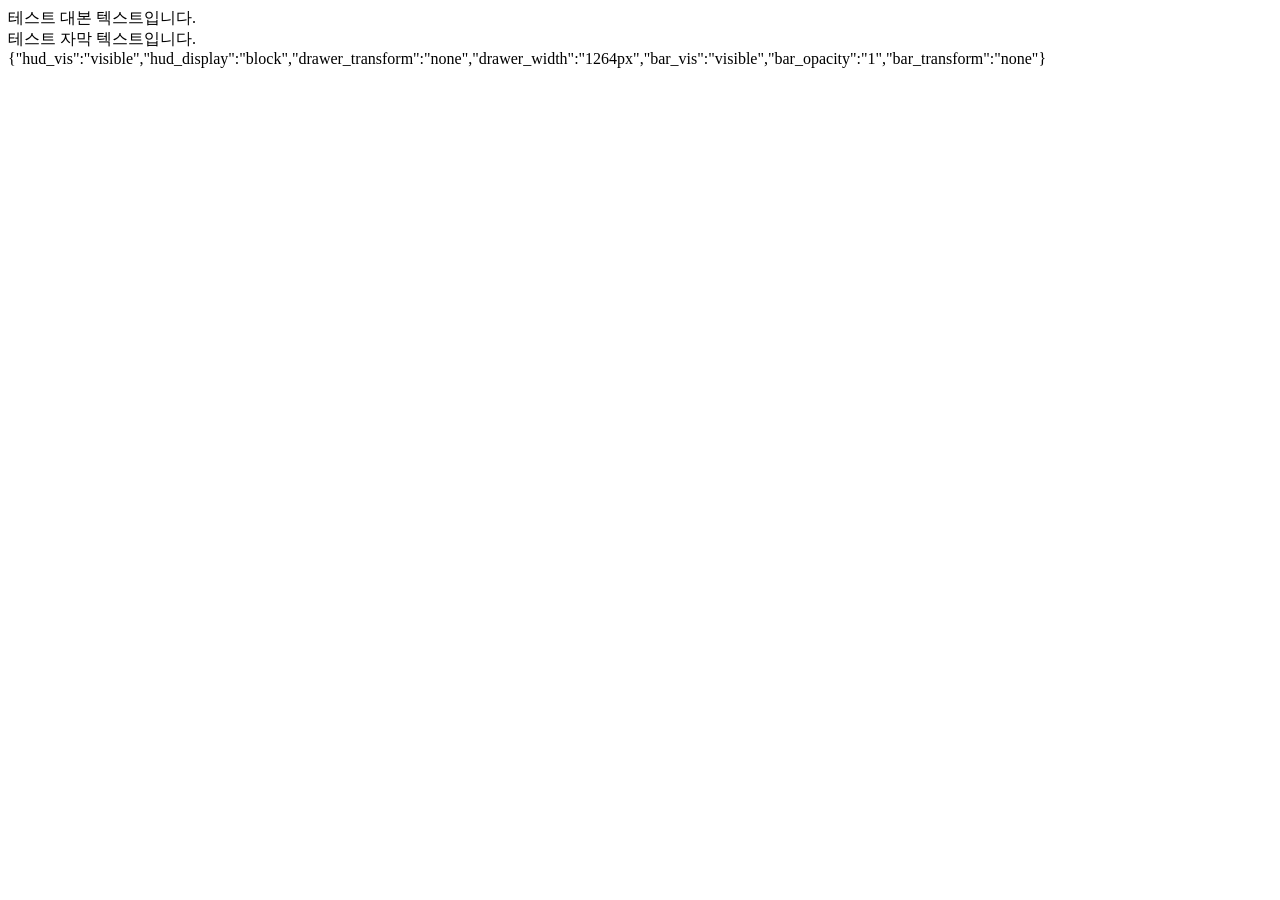
<file: scratch/test_visibility.html>
﻿<!DOCTYPE html>
<html>
<head><link rel="stylesheet" href="file:///c:/Users/Admin/Documents/GitHub/BB/css/style.css"></head>
<body>
  <div id="testHud" class="presenter-hud is-open">
    <div class="presenter-hud__drawer">
      <div id="scriptBox" class="hud-box hud-box--script">
        <div id="hudScriptText" class="hud-script-text">테스트 대본 텍스트입니다.</div>
      </div>
    </div>
  </div>
  <aside id="testBar" class="teleprompter-bar is-active">
    <div id="testText" class="teleprompter-bar__text">테스트 자막 텍스트입니다.</div>
  </aside>
  <div id="result"></div>
  <script>
    var hud = document.getElementById('testHud');
    var drawer = hud.querySelector('.presenter-hud__drawer');
    var bar = document.getElementById('testBar');
    var csHud = window.getComputedStyle(hud);
    var csDrawer = window.getComputedStyle(drawer);
    var csBar = window.getComputedStyle(bar);
    document.getElementById('result').innerText = JSON.stringify({
      hud_vis: csHud.visibility,
      hud_display: csHud.display,
      drawer_transform: csDrawer.transform,
      drawer_width: csDrawer.width,
      bar_vis: csBar.visibility,
      bar_opacity: csBar.opacity,
      bar_transform: csBar.transform
    });
  </script>
</body>
</html>
</file>
